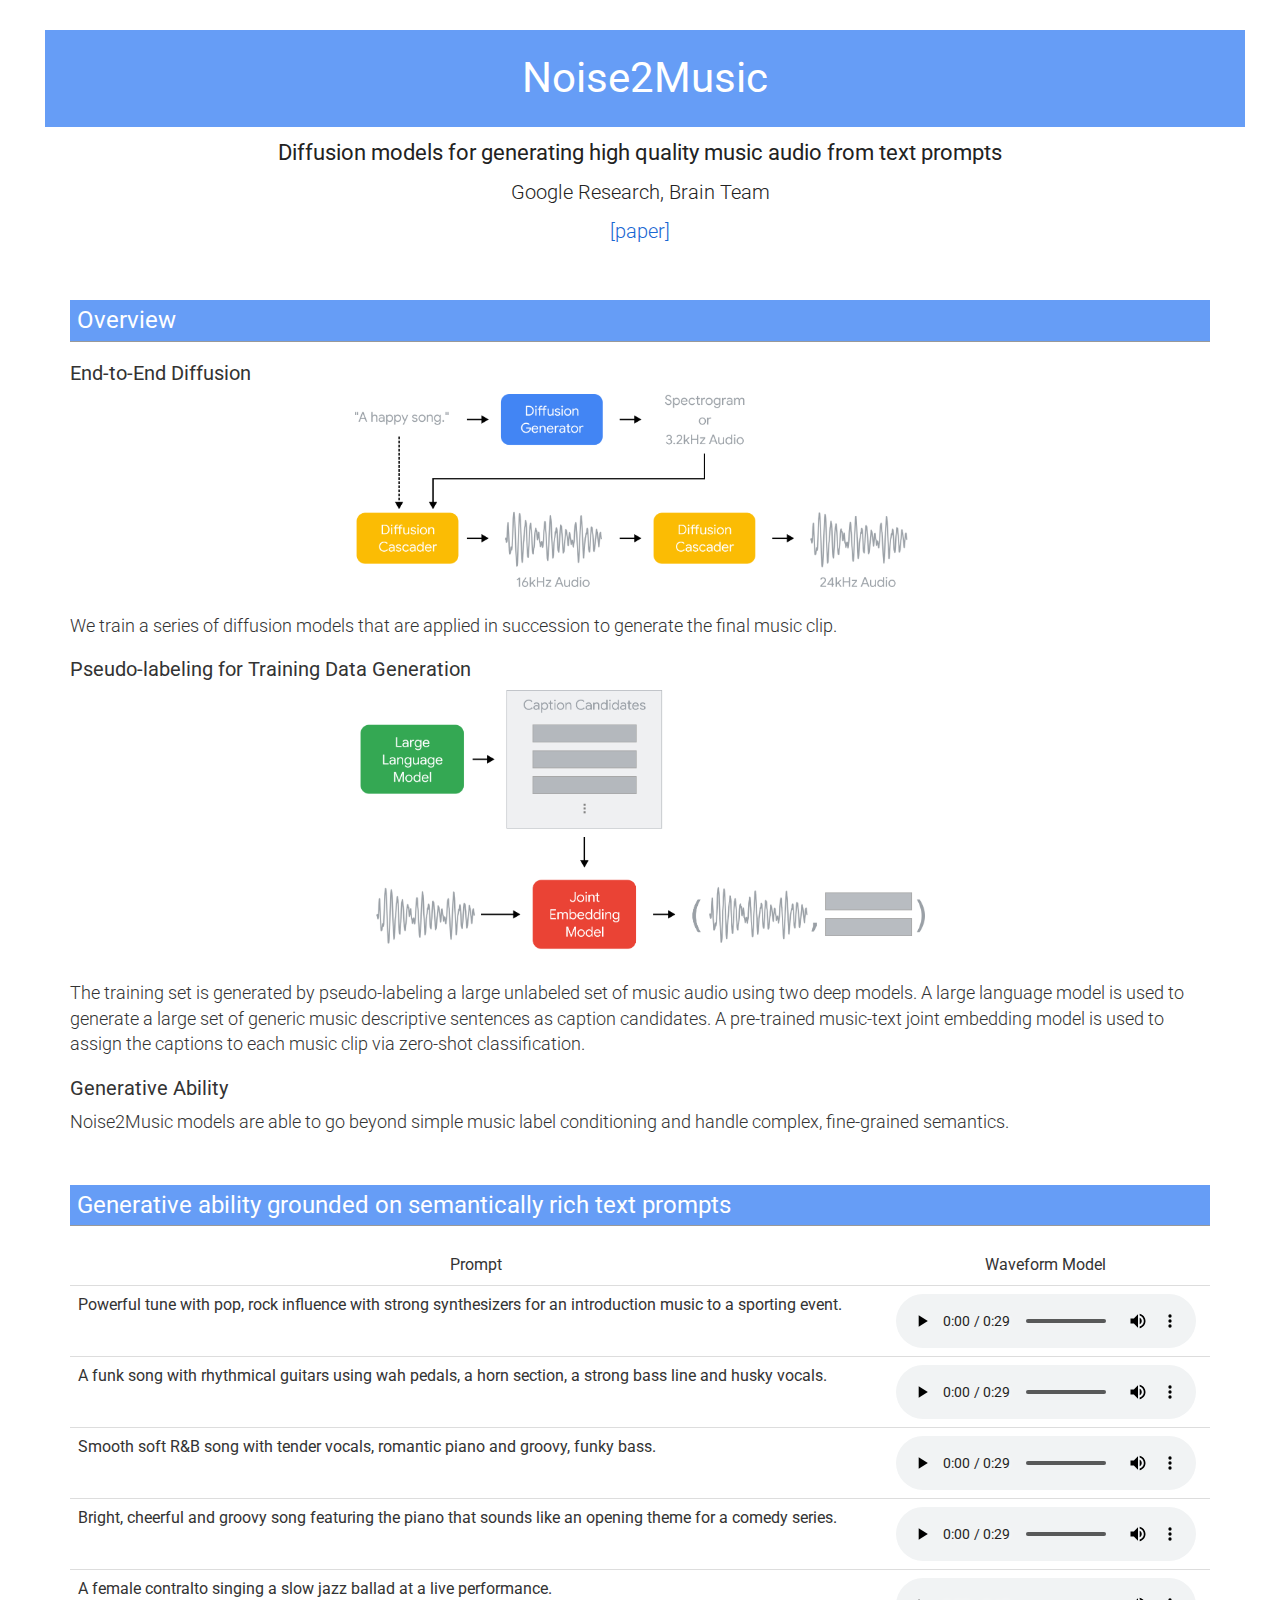
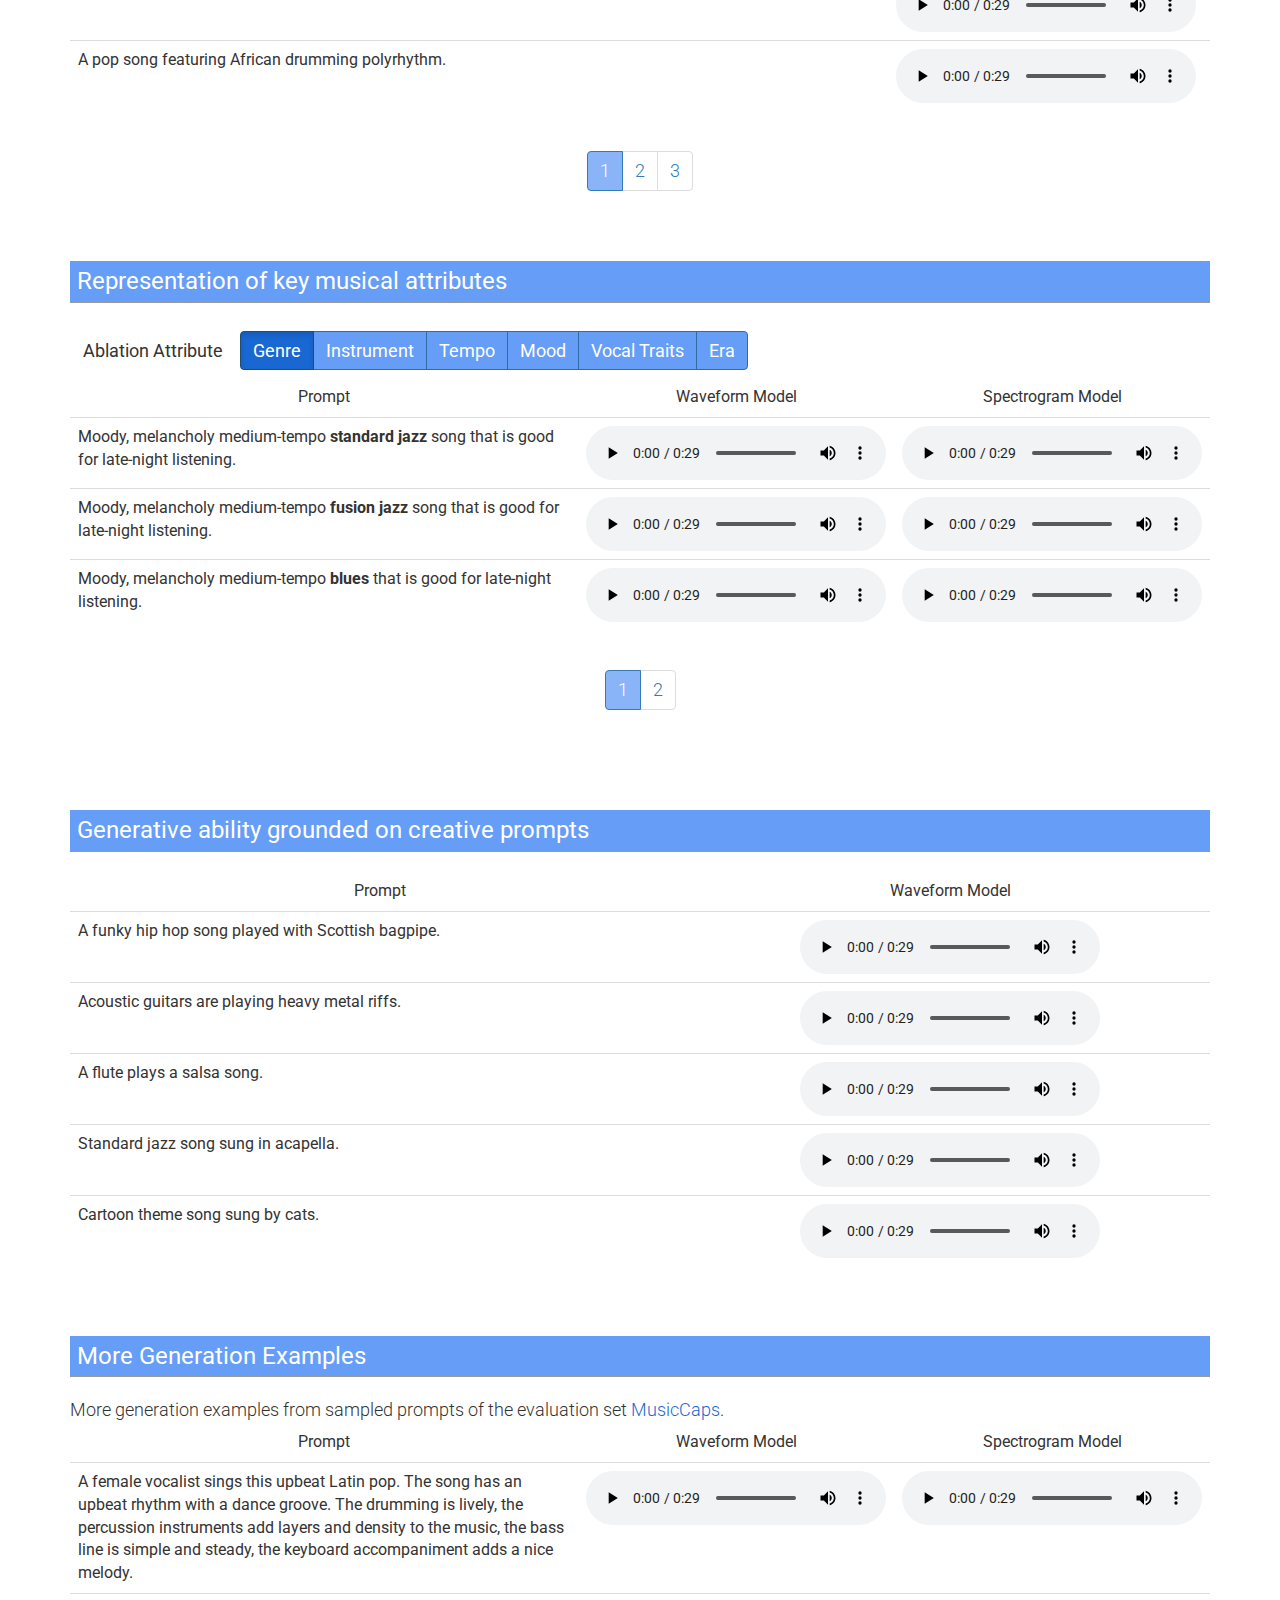
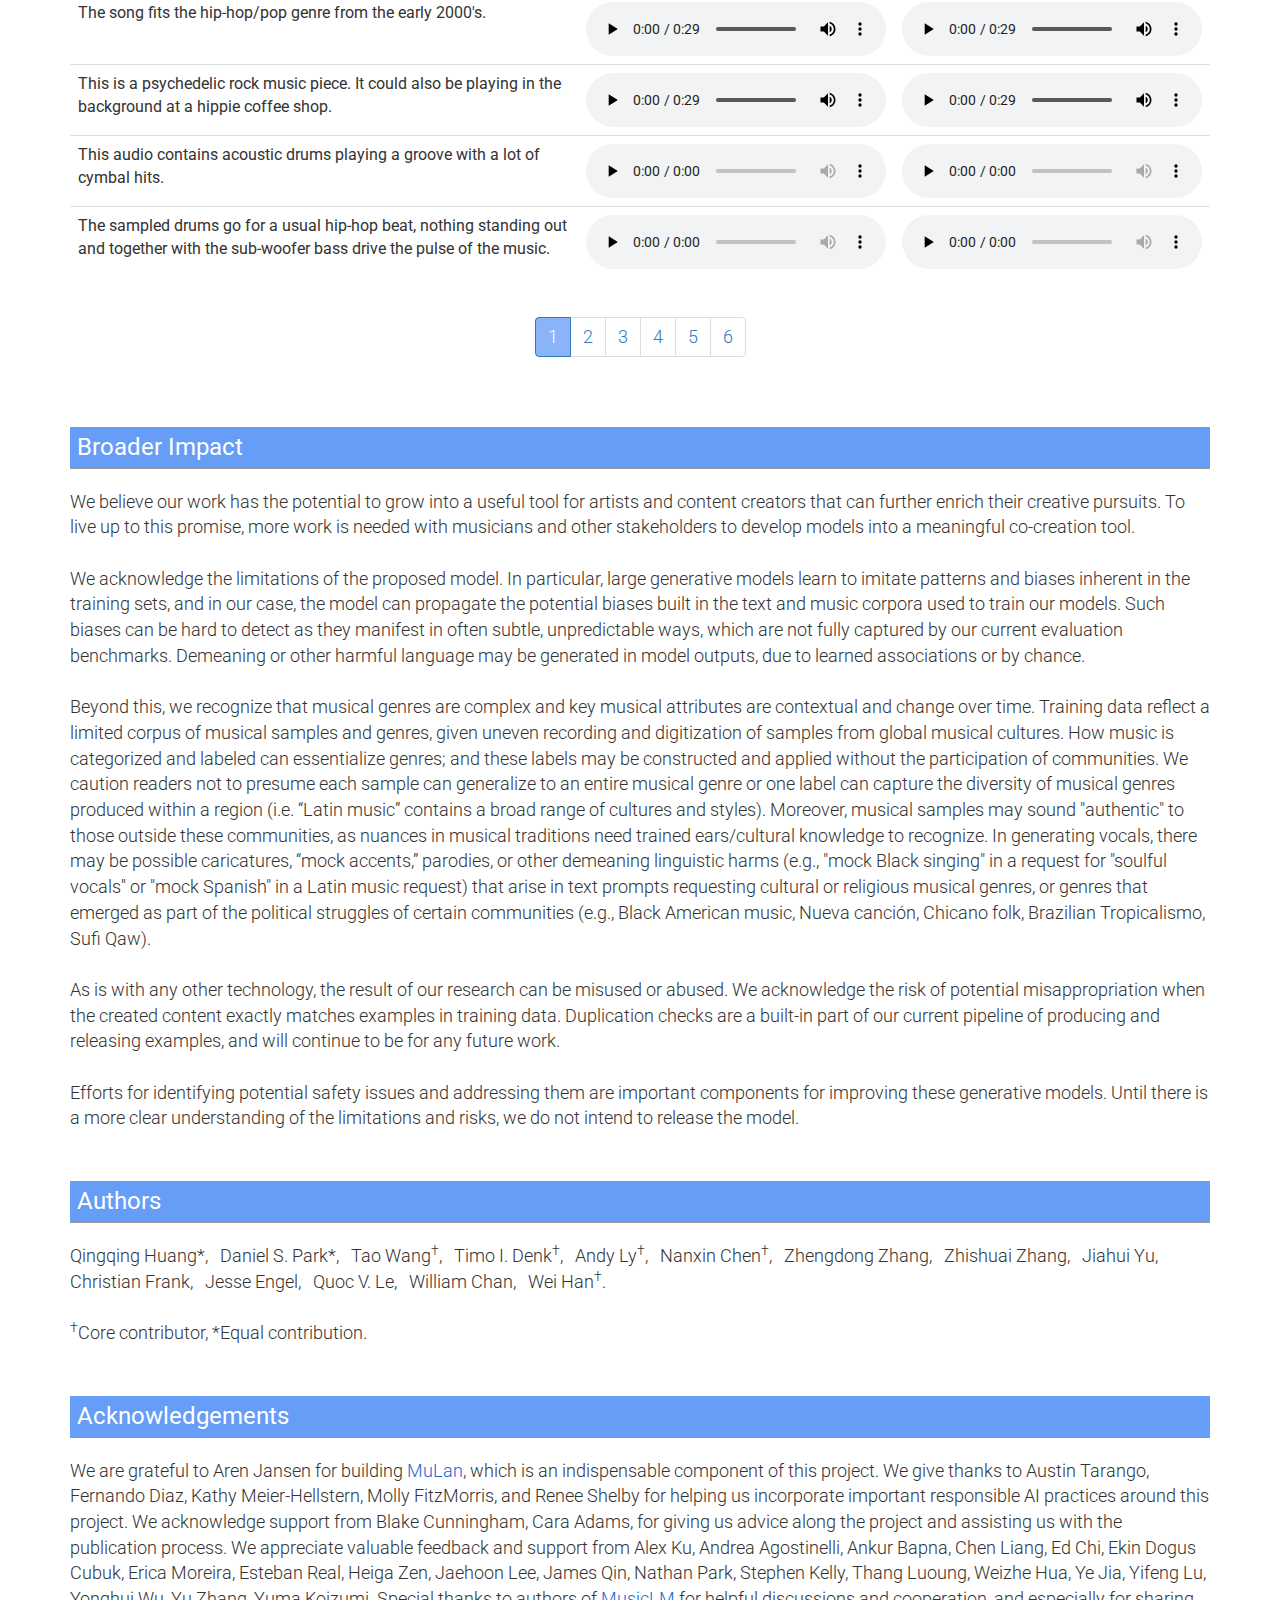
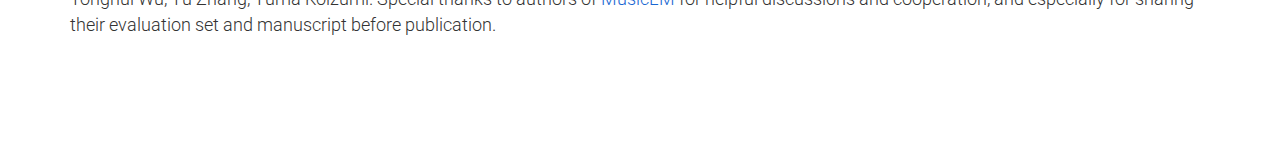
<file: index.html>
<html>
  <head>
    <meta http-equiv="Content-Type" content="text/html; charset=UTF-8" />
    <link
      rel="stylesheet"
      href="https://maxcdn.bootstrapcdn.com/bootstrap/3.3.7/css/bootstrap.min.css"
      integrity="sha384-BVYiiSIFeK1dGmJRAkycuHAHRg32OmUcww7on3RYdg4Va+PmSTsz/K68vbdEjh4u"
      crossorigin="anonymous"
    />
    <link
      href="https://fonts.googleapis.com/css?family=Roboto:300,400,900"
      rel="stylesheet"
      type="text/css"
    />
    <link href="style.css" rel="stylesheet" />
    <script src="helper.js"></script>
    <title>Noise2Music</title>
  </head> 
  <body>
    <div id="header" class="container-fluid">
      <div class="row" style="text-align: center">
        <div class="row">
          <h1>Noise2Music</h1> 
          <div class="title">Diffusion models for generating high quality music audio from text prompts</div>
          <div class="authors">Google Research, Brain Team</div>

          <div class="assets">
            <a href="./noise2music.pdf"> [paper] </a>
          </div>
        </div>
      </div>  

      <div id="overview" class="container">
        <h2>Overview</h2> 
        <span>           
          <h3>End-to-End Diffusion</h3>
          <img src="architecture.png"  alt="" class="center">
          <br />
          We train a series of diffusion models that are applied in succession to generate the final music clip.
          <br>
          <h3>Pseudo-labeling for Training Data Generation</h3> 
          <img src="pesudolabeling.png" alt=""  class="center">
          <br />
          The training set is generated by pseudo-labeling a large unlabeled set of music audio using two deep models. 
          A large language model is used to generate a large set of generic music descriptive sentences as caption candidates. 
          A pre-trained music-text joint embedding model is used to assign the captions to each music clip via zero-shot classification.
          <br>
          <h3>Generative Ability</h3>
          Noise2Music models are able to go beyond simple music label conditioning
          and handle complex, fine-grained semantics.
        </span>
      </div> 

      <div id="table-1" class="container">          
        <h2> Generative ability grounded on semantically rich text prompts</h2>      
        <table class="table table-responsive">
          <thead>
            <tr class="text-center">
              <td>Prompt</td>
      
              <td>Waveform Model</td>
      
              <!-- <td>Spectrogram Model</td> -->
            </tr>
          </thead>
      
          <tbody id="table-1-page-0">
            <tr class="pure-table-odd">
              
              <td>
                Powerful tune with pop, rock influence with strong synthesizers for an introduction music to a sporting event.
              </td>
              <td class="text-center">
                <audio controls preload="auto" style="width: 300px">
                  <source src="table1/wavegen_1.wav" type="audio/wav" />
                </audio>
              </td>
            </tr>          

            <tr class="pure-table-odd">
              <td>
                A funk song with rhythmical guitars using wah pedals, a horn section, a strong bass line and husky vocals.
              </td>
              <td class="text-center">
                <audio controls preload="auto" style="width: 300px">
                  <source src="table1/wavegen_8.wav" type="audio/wav" />
                </audio>
              </td>
            </tr>
            
            <tr class="pure-table-odd">
              <td>
                Smooth soft R&B song with tender vocals, romantic piano and groovy, funky bass.
              </td>
              <td class="text-center">
                <audio controls preload="auto" style="width: 300px">
                  <source src="table1/wavegen_2.wav" type="audio/wav" />
                </audio>
              </td>
            </tr>

            <tr class="pure-table-odd">
              <td>
                Bright, cheerful and groovy song featuring the piano that sounds like an opening theme for a comedy series.
              </td>
              <td class="text-center">
                <audio controls preload="auto" style="width: 300px">
                  <source src="table1/wavegen_4.wav" type="audio/wav" />
                </audio>
              </td>
            </tr>            

            <tr class="pure-table-odd">
              <td>
                A female contralto singing a slow jazz ballad at a live performance.
              </td>
              <td class="text-center">
                <audio controls preload="auto" style="width: 300px">
                  <source src="table1/wavegen_19.wav" type="audio/wav" />
                </audio>
              </td>
            </tr>

            <tr class="pure-table-odd">
              <td>
                A pop song featuring African drumming polyrhythm.
              </td>
              <td class="text-center">
                <audio controls preload="auto" style="width: 300px">
                  <source src="table1/wavegen_22.wav" type="audio/wav" />
                </audio>
              </td>
            </tr>                      

          </tbody>                    
          <tbody id="table-1-page-1" hidden>            
            <tr class="pure-table-odd">
              <td>
                A soaring 90's pop love song with explosive female vocals hitting high notes.
              </td>
              <td class="text-center">
                <audio controls preload="auto" style="width: 300px">
                  <source src="table1/wavegen_5.wav" type="audio/wav" />
                </audio>
              </td>
            </tr>        
            
            <tr class="pure-table-odd">
              <td>
                Moody jazz music with a basic formation (drums, contra bass, piano and trumpet) with a melancholy trumpet solo.
              </td>
              <td class="text-center">
                <audio controls preload="auto" style="width: 300px">
                  <source src="table1/wavegen_11.wav" type="audio/wav" />
                </audio>
              </td>
            </tr>

            <tr class="pure-table-odd">
              <td>
                Modern fusion instrumental music influenced by traditional Chinese music with a wistful tone.
              </td>
              <td class="text-center">
                <audio controls preload="auto" style="width: 300px">
                  <source src="table1/wavegen_3.wav" type="audio/wav" />
                </audio>
              </td>
            </tr>

            <tr class="pure-table-odd">
              <td>
                Grungy, but melodic and melancholy rock music with electric guitar and vocals.
              </td>
              <td class="text-center">
                <audio controls preload="auto" style="width: 300px">
                  <source src="table1/wavegen_0.wav" type="audio/wav" />
                </audio>
              </td>
            </tr>

            <tr class="pure-table-odd">
              <td>
                Folk song with two singers harmonizing with acoustic guitars that can be used as a commercial jingle.
              </td>
              <td class="text-center">
                <audio controls preload="auto" style="width: 300px">
                  <source src="table1/wavegen_6.wav" type="audio/wav" />
                </audio>
              </td>
            </tr>
          
            <tr class="pure-table-odd">
              <td>
                Classical music with horns and trumpets that can be used as an entrance song for a ceremony.
              </td>
              <td class="text-center">
                <audio controls preload="auto" style="width: 300px">
                  <source src="table1/wavegen_7.wav" type="audio/wav" />
                </audio>
              </td>
            </tr>
                    
          </tbody>                    
          <tbody id="table-1-page-2" hidden>            
            <tr class="pure-table-odd">
              <td>
                Medium tempo hard rock music with a 70's vibe. The drum beat is heavy and technical, the bass line is steady while the guitar sound is hard and distorted. The vocalist has a strong, raspy voice.
              </td>
              <td class="text-center">
                <audio controls preload="auto" style="width: 300px">
                  <source src="table1/wavegen_9.wav" type="audio/wav" />
                </audio>
              </td>
            </tr>

            <tr class="pure-table-odd">
              <td>
                Electronic dance music with chill vibes featuring water sounds and violin.
              </td>
              <td class="text-center">
                <audio controls preload="auto" style="width: 300px">
                  <source src="table1/wavegen_12.wav" type="audio/wav" />
                </audio>
              </td>
            </tr>

            <tr class="pure-table-odd">
              <td>
                A male singer with a rough voice singing the climax of a power ballad to the tune of the acoustic guitar.
              </td>
              <td class="text-center">
                <audio controls preload="auto" style="width: 300px">
                  <source src="table1/wavegen_13.wav" type="audio/wav" />
                </audio>
              </td>
            </tr>
          
            <tr class="pure-table-odd">
              <td>
                A fast, complicated, technical song with clear sound production value that sounds like music from a video game boss battle.
              </td>
              <td class="text-center">
                <audio controls preload="auto" style="width: 300px">
                  <source src="table1/wavegen_14.wav" type="audio/wav" />
                </audio>
              </td>
            </tr>          
          
            <tr class="pure-table-odd">
              <td>
                Middle eastern instrumental music for meditation, with the flute taking a lead role in the arrangement.
              </td>
              <td class="text-center">
                <audio controls preload="auto" style="width: 300px">
                  <source src="table1/wavegen_18.wav" type="audio/wav" />
                </audio>
              </td>
            </tr>
                      
            <tr class="pure-table-odd">
              <td>
                This is music that would be played at the climax of a movie. Dramatic, stirring orchestral music is amplifying the emotion of the scene.
              </td>
              <td class="text-center">
                <audio controls preload="auto" style="width: 300px">
                  <source src="table1/wavegen_24.wav" type="audio/wav" />
                </audio>
              </td>
            </tr>
                      
        </table>
      
        <div class="row" style="text-align: center">
          <ul class="pagination">
            <li class="page-item active">
              <a
                id="table-1-page-0-button"
                class="page-link"
                href="#"
                onclick="paginateTable('table-1', 0, 'table_1_page'); return false;"
                >1</a
              >
            </li>
            <li class="page-item">
              <a
                id="table-1-page-1-button"
                class="page-link"
                href="#"
                onclick="paginateTable('table-1', 1, 'table_1_page'); return false;"
                >2</a
              >
            </li>
            <li class="page-item">
              <a
                id="table-1-page-2-button"
                class="page-link"
                href="#"
                onclick="paginateTable('table-1', 2, 'table_1_page'); return false;"
                >3</a
              >
            </li>                                            
          </ul>
        </div>
      
      </div>
      

      <div id="table-2" class="container">          
        
        <h2>Representation of key musical attributes</h2>
        
        <div class="btn">Ablation Attribute</div>

        <div class="btn-group" role="group" aria-label="...">
          <button
            id="table-2-group-0-button"
            type="button"
            class="btn btn-default btn-primary active"
            onclick="changeGroupTable('table-2', 0, 'table_2_group', 'table_2_page'); return false;"
          >
            Genre
          </button>
          <button
            id="table-2-group-1-button"
            type="button"
            class="btn btn-default btn-primary"
            onclick="changeGroupTable('table-2', 1, 'table_2_group', 'table_2_page'); return false;"
          >
            Instrument
          </button>
          <button
            id="table-2-group-2-button"
            type="button"
            class="btn btn-default btn-primary"
            onclick="changeGroupTable('table-2', 2, 'table_2_group', 'table_2_page'); return false;"
          >
            Tempo
          </button>
          <button
            id="table-2-group-3-button"
            type="button"
            class="btn btn-default btn-primary"
            onclick="changeGroupTable('table-2', 3, 'table_2_group', 'table_2_page'); return false;"
          >
            Mood
          </button>
          <button
            id="table-2-group-4-button"
            type="button"
            class="btn btn-default btn-primary"
            onclick="changeGroupTable('table-2', 4, 'table_2_group', 'table_2_page'); return false;"
          >
            Vocal Traits
          </button>
          <button
            id="table-2-group-5-button"
            type="button"
            class="btn btn-default btn-primary"
            onclick="changeGroupTable('table-2', 5, 'table_2_group', 'table_2_page'); return false;"
          >
            Era
          </button>
        </div>

        <table class="table table-responsive">
          <thead>
            <tr class="text-center">
              <td>Prompt</td>
              <td>Waveform Model</td>
              <td>Spectrogram Model</td>
            </tr>
          </thead>

          <tbody id="table-2-group-0-page-0">
            <tr class="pure-table-odd">
              <td>
                Moody, melancholy medium-tempo <span class="bolded">standard jazz </span> song that is good
                for late-night listening.
              </td>
              <td class="text-center">
                <audio controls preload="auto" style="width: 300px">
                  <source src="table2/genre_0_wavegen_0.wav" type="audio/wav" />
                </audio>
              </td>

              <td class="text-center">
                <audio controls preload="auto" style="width: 300px">
                  <source src="table2/genre_0_specgen_0.wav" type="audio/wav" />
                </audio>
              </td>
            </tr>

            <tr class="pure-table-odd">
              <td>
                Moody, melancholy medium-tempo <span class="bolded">fusion jazz </span> song that is good for
                late-night listening.
              </td>
              <td class="text-center">
                <audio controls preload="auto" style="width: 300px">
                  <source src="table2/genre_0_wavegen_1.wav" type="audio/wav" />
                </audio>
              </td>

              <td class="text-center">
                <audio controls preload="auto" style="width: 300px">
                  <source src="table2/genre_0_specgen_1.wav" type="audio/wav" />
                </audio>
              </td>
            </tr>

            <tr class="pure-table-odd">
              <td>
                Moody, melancholy medium-tempo <span class="bolded">blues </span> that is good for
                late-night listening.
              </td>
              <td class="text-center">
                <audio controls preload="auto" style="width: 300px">
                  <source src="table2/genre_0_wavegen_2.wav" type="audio/wav" />
                </audio>
              </td>

              <td class="text-center">
                <audio controls preload="auto" style="width: 300px">
                  <source src="table2/genre_0_specgen_2.wav" type="audio/wav" />
                </audio>
              </td>
            </tr>
          </tbody>

          <tbody id="table-2-group-0-page-1" hidden>
            <tr class="pure-table-odd">
              <td>
                <span class="bolded">Orchestral classical</span> music to listen to while focusing on homework.</td>
              <td class="text-center">
                <audio controls preload="none" style="width: 300px">
                  <source src="table2/genre_1_wavegen_0.wav" type="audio/wav" />
                </audio>
              </td>

              <td class="text-center">
                <audio controls preload="none" style="width: 300px">
                  <source src="table2/genre_1_specgen_0.wav" type="audio/wav" />
                </audio>
              </td>
            </tr>

            <tr class="pure-table-odd">
              <td>
                <span class="bolded">EDM </span> music to listen to while focusing on homework.
              </td>
              <td class="text-center">
                <audio controls preload="none" style="width: 300px">
                  <source src="table2/genre_1_wavegen_1.wav" type="audio/wav" />
                </audio>
              </td>

              <td class="text-center">
                <audio controls preload="none" style="width: 300px">
                  <source src="table2/genre_1_specgen_1.wav" type="audio/wav" />
                </audio>
              </td>
            </tr>
          </tbody>          

          <tbody id="table-2-group-1-page-0" hidden>
            <tr class="pure-table-odd">
              <td>
                A romantic love song played by a band with a lead <span class="bolded">piano</span>.
              </td>
              <td class="text-center">
                <audio controls preload="none" style="width: 300px">
                  <source
                    src="table2/instrument_0_wavegen_0.wav"
                    type="audio/wav"
                  />
                </audio>
              </td>

              <td class="text-center">
                <audio controls preload="none" style="width: 300px">
                  <source
                    src="table2/instrument_0_specgen_0.wav"
                    type="audio/wav"
                  />
                </audio>
              </td>
            </tr>

            <tr class="pure-table-odd">
              <td>
                A romantic love song played by a band with a lead <span class="bolded"> saxophone</span>.
              </td>
              <td class="text-center">
                <audio controls preload="none" style="width: 300px">
                  <source
                    src="table2/instrument_0_wavegen_1.wav"
                    type="audio/wav"
                  />
                </audio>
              </td>

              <td class="text-center">
                <audio controls preload="none" style="width: 300px">
                  <source
                    src="table2/instrument_0_specgen_1.wav"
                    type="audio/wav"
                  />
                </audio>
              </td>
            </tr>
          </tbody>

          <tbody id="table-2-group-1-page-1" hidden>
            <tr class="pure-table-odd">
              <td>
                A sad song played by a <span class="bolded">symphony orchestra</span>.
              </td>
              <td class="text-center">
                <audio controls preload="none" style="width: 300px">
                  <source
                    src="table2/instrument_1_wavegen_0.wav"
                    type="audio/wav"
                  />
                </audio>
              </td>

              <td class="text-center">
                <audio controls preload="none" style="width: 300px">
                  <source
                    src="table2/instrument_1_specgen_0.wav"
                    type="audio/wav"
                  />
                </audio>
              </td>
            </tr>

            <tr class="pure-table-odd">
              <td>
                A sad song played by a <span class="bolded">solo pianist</span>.
              </td>
              <td class="text-center">
                <audio controls preload="none" style="width: 300px">
                  <source
                    src="table2/instrument_1_wavegen_1.wav"
                    type="audio/wav"
                  />
                </audio>
              </td>

              <td class="text-center">
                <audio controls preload="none" style="width: 300px">
                  <source
                    src="table2/instrument_1_specgen_1.wav"
                    type="audio/wav"
                  />
                </audio>
              </td>
            </tr>

            <tr class="pure-table-odd">
              <td>
                A sad song played by a <span class="bolded">solo acoustic guitarist</span>.
              </td>
              <td class="text-center">
                <audio controls preload="none" style="width: 300px">
                  <source
                    src="table2/instrument_1_wavegen_2.wav"
                    type="audio/wav"
                  />
                </audio>
              </td>

              <td class="text-center">
                <audio controls preload="none" style="width: 300px">
                  <source
                    src="table2/instrument_1_specgen_2.wav"
                    type="audio/wav"
                  />
                </audio>
              </td>
            </tr>
          </tbody>

          <tbody id="table-2-group-2-page-0" hidden>
            <tr class="pure-table-odd">
              <td>
                <span class="bolded">Slow-paced</span> progressive rock instrumental video game music with electric guitars, keyboards, bass and drums.
              </td>
              <td class="text-center">
                <audio controls preload="none" style="width: 300px">
                  <source src="table2/tempo_0_wavegen_0.wav" type="audio/wav" />
                </audio>
              </td>

              <td class="text-center">
                <audio controls preload="none" style="width: 300px">
                  <source src="table2/tempo_0_specgen_0.wav" type="audio/wav" />
                </audio>
              </td>
            </tr>

            <tr class="pure-table-odd">
              <td>
                <span class="bolded">Rapidly-paced</span> progressive rock instrumental video game music with electric guitars, keyboards, bass and drums
              </td>
              <td class="text-center">
                <audio controls preload="none" style="width: 300px">
                  <source src="table2/tempo_0_wavegen_1.wav" type="audio/wav" />
                </audio>
              </td>

              <td class="text-center">
                <audio controls preload="none" style="width: 300px">
                  <source src="table2/tempo_0_specgen_1.wav" type="audio/wav" />
                </audio>
              </td>
            </tr>
          </tbody>

          <tbody id="table-2-group-2-page-1" hidden>
            <tr class="pure-table-odd">
              <td>
                <span class="bolded">Fast</span> electronic dance music with a cool and chic vibe.
              </td>
              <td class="text-center">
                <audio controls preload="none" style="width: 300px">
                  <source src="table2/tempo_1_wavegen_0.wav" type="audio/wav" />
                </audio>
              </td>

              <td class="text-center">
                <audio controls preload="none" style="width: 300px">
                  <source src="table2/tempo_1_specgen_0.wav" type="audio/wav" />
                </audio>
              </td>
            </tr>

            <tr class="pure-table-odd">
              <td>
                <span class="bolded">Up-beat</span> electronic dance music with a cool and chic vibe.
              </td>
              <td class="text-center">
                <audio controls preload="none" style="width: 300px">
                  <source src="table2/tempo_1_wavegen_1.wav" type="audio/wav" />
                </audio>
              </td>

              <td class="text-center">
                <audio controls preload="none" style="width: 300px">
                  <source src="table2/tempo_1_specgen_1.wav" type="audio/wav" />
                </audio>
              </td>
            </tr>

            <tr class="pure-table-odd">
              <td>
                <span class="bolded">Slow </span> dance music with a cool and chic vibe.
              </td>
              <td class="text-center">
                <audio controls preload="none" style="width: 300px">
                  <source src="table2/tempo_1_wavegen_2.wav" type="audio/wav" />
                </audio>
              </td>

              <td class="text-center">
                <audio controls preload="none" style="width: 300px">
                  <source src="table2/tempo_1_specgen_2.wav" type="audio/wav" />
                </audio>
              </td>
            </tr>
          </tbody>

          <tbody id="table-2-group-3-page-0" hidden>
            <tr class="pure-table-odd">
              <td>
                <span class="bolded">Funky, bright and happy </span> song with smooth, soulful male vocals.
              </td>
              <td class="text-center">
                <audio controls preload="none" style="width: 300px">
                  <source src="table2/mood_0_wavegen_0.wav" type="audio/wav" />
                </audio>
              </td>

              <td class="text-center">
                <audio controls preload="none" style="width: 300px">
                  <source src="table2/mood_0_specgen_0.wav" type="audio/wav" />
                </audio>
              </td>
            </tr>

            <tr class="pure-table-odd">
              <td>
                <span class="bolded">Romantic </span> song with smooth, soulful male vocals.
              </td>
              <td class="text-center">
                <audio controls preload="none" style="width: 300px">
                  <source src="table2/mood_0_wavegen_1.wav" type="audio/wav" />
                </audio>
              </td>

              <td class="text-center">
                <audio controls preload="none" style="width: 300px">
                  <source src="table2/mood_0_specgen_1.wav" type="audio/wav" />
                </audio>
              </td>
            </tr>
          </tbody>

          <tbody id="table-2-group-3-page-1" hidden>
            <tr class="pure-table-odd">
              <td>
                <span class="bolded">Uplifting</span> orchestral music.
              </td>
              <td class="text-center">
                <audio controls preload="none" style="width: 300px">
                  <source src="table2/mood_1_wavegen_0.wav" type="audio/wav" />
                </audio>
              </td>

              <td class="text-center">
                <audio controls preload="none" style="width: 300px">
                  <source src="table2/mood_1_specgen_0.wav" type="audio/wav" />
                </audio>
              </td>
            </tr>

            <tr class="pure-table-odd">
              <td>
                <span class="bolded">Suspenseful</span> orchestral music.
              </td>
              <td class="text-center">
                <audio controls preload="none" style="width: 300px">
                  <source src="table2/mood_1_wavegen_1.wav" type="audio/wav" />
                </audio>
              </td>

              <td class="text-center">
                <audio controls preload="none" style="width: 300px">
                  <source src="table2/mood_1_specgen_1.wav" type="audio/wav" />
                </audio>
              </td>
            </tr>
          </tbody>

          <tbody id="table-2-group-4-page-0" hidden>          
            <tr class="pure-table-odd">
              <td>
                A mid-tempo R&B song featuring a catchy hook with smooth <span class="bolded">male</span> vocals.
              </td>
              <td class="text-center">
                <audio controls preload="none" style="width: 300px">
                  <source
                    src="table2/vocal_traits_1_wavegen_0.wav"
                    type="audio/wav"
                  />
                </audio>
              </td>

              <td class="text-center">
                <audio controls preload="none" style="width: 300px">
                  <source
                    src="table2/vocal_traits_1_specgen_0.wav"
                    type="audio/wav"
                  />
                </audio>
              </td>
            </tr>

            <tr class="pure-table-odd">
              <td>
                A mid-tempo R&B song featuring a catchy hook with smooth <span class="bolded">female</span> vocals.
              </td>
              <td class="text-center">
                <audio controls preload="none" style="width: 300px">
                  <source
                    src="table2/vocal_traits_1_wavegen_1.wav"
                    type="audio/wav"
                  />
                </audio>
              </td>

              <td class="text-center">
                <audio controls preload="none" style="width: 300px">
                  <source
                    src="table2/vocal_traits_1_specgen_1.wav"
                    type="audio/wav"
                  />
                </audio>
              </td>
            </tr>
          </tbody>

          <tbody id="table-2-group-4-page-1" hidden>
            <tr class="pure-table-odd">
              <td>
                A melancholy country song with <span class="bolded">strong, powerful </span> vocals.
              </td>
              <td class="text-center">
                <audio controls preload="none" style="width: 300px">
                  <source
                    src="table2/vocal_traits_2_wavegen_0.wav"
                    type="audio/wav"
                  />
                </audio>
              </td>

              <td class="text-center">
                <audio controls preload="none" style="width: 300px">
                  <source
                    src="table2/vocal_traits_2_specgen_0.wav"
                    type="audio/wav"
                  />
                </audio>
              </td>
            </tr>

            <tr class="pure-table-odd">
              <td>A melancholy country song with <span class="bolded">soft</span> female vocals.</td>
              <td class="text-center">
                <audio controls preload="none" style="width: 300px">
                  <source
                    src="table2/vocal_traits_2_wavegen_1.wav"
                    type="audio/wav"
                  />
                </audio>
              </td>

              <td class="text-center">
                <audio controls preload="none" style="width: 300px">
                  <source
                    src="table2/vocal_traits_2_specgen_1.wav"
                    type="audio/wav"
                  />
                </audio>
              </td>
            </tr>
          </tbody>

          <tbody id="table-2-group-5-page-0" hidden>
            <tr class="pure-table-odd">
              <td>
                Song that sounds like rock music from the <span class="bolded">70's</span>, with bass, drum, guitar and vocals.
              </td>
              <td class="text-center">
                <audio controls preload="none" style="width: 300px">
                  <source src="table2/era_0_wavegen_0.wav" type="audio/wav" />
                </audio>
              </td>

              <td class="text-center">
                <audio controls preload="none" style="width: 300px">
                  <source src="table2/era_0_specgen_0.wav" type="audio/wav" />
                </audio>
              </td>
            </tr>

            <tr class="pure-table-odd">
              <td>
                Song that sounds like rock music from the <span class="bolded">80's</span>, with bass, drum, guitar and vocals.
              </td>
              <td class="text-center">
                <audio controls preload="none" style="width: 300px">
                  <source src="table2/era_0_wavegen_1.wav" type="audio/wav" />
                </audio>
              </td>

              <td class="text-center">
                <audio controls preload="none" style="width: 300px">
                  <source src="table2/era_0_specgen_1.wav" type="audio/wav" />
                </audio>
              </td>
            </tr>

            <tr class="pure-table-odd">
              <td>
                Song that sounds like rock music from the <span class="bolded">90's</span>, with bass, drum, guitar and vocals.
              </td>
              <td class="text-center">
                <audio controls preload="none" style="width: 300px">
                  <source src="table2/era_0_wavegen_2.wav" type="audio/wav" />
                </audio>
              </td>

              <td class="text-center">
                <audio controls preload="none" style="width: 300px">
                  <source src="table2/era_0_specgen_2.wav" type="audio/wav" />
                </audio>
              </td>
            </tr>

            <tr class="pure-table-odd">
              <td>
                Song that sounds like rock music from the <span class="bolded">2000's</span>, with bass, drum, guitar and vocals.
              </td>
              <td class="text-center">
                <audio controls preload="none" style="width: 300px">
                  <source src="table2/era_0_wavegen_3.wav" type="audio/wav" />
                </audio>
              </td>

              <td class="text-center">
                <audio controls preload="none" style="width: 300px">
                  <source src="table2/era_0_specgen_3.wav" type="audio/wav" />
                </audio>
              </td>
            </tr>
          </tbody>

          <tbody id="table-2-group-5-page-1" hidden>
            <tr class="pure-table-odd">
              <td>
                Song that sounds like pop dance music from the <span class="bolded">70's</span>, with female vocals.
              </td>
              <td class="text-center">
                <audio controls preload="none" style="width: 300px">
                  <source src="table2/era_1_wavegen_0.wav" type="audio/wav" />
                </audio>
              </td>

              <td class="text-center">
                <audio controls preload="none" style="width: 300px">
                  <source src="table2/era_1_specgen_0.wav" type="audio/wav" />
                </audio>
              </td>
            </tr>

            <tr class="pure-table-odd">
              <td>
                Song that sounds like pop dance music from the <span class="bolded">80's</span>, with female vocals.
              </td>
              <td class="text-center">
                <audio controls preload="none" style="width: 300px">
                  <source src="table2/era_1_wavegen_1.wav" type="audio/wav" />
                </audio>
              </td>

              <td class="text-center">
                <audio controls preload="none" style="width: 300px">
                  <source src="table2/era_1_specgen_1.wav" type="audio/wav" />
                </audio>
              </td>
            </tr>

            <tr class="pure-table-odd">
              <td>
                Song that sounds like pop dance music from the <span class="bolded">90's</span>, with female vocals.
              </td>
              <td class="text-center">
                <audio controls preload="none" style="width: 300px">
                  <source src="table2/era_1_wavegen_2.wav" type="audio/wav" />
                </audio>
              </td>

              <td class="text-center">
                <audio controls preload="none" style="width: 300px">
                  <source src="table2/era_1_specgen_2.wav" type="audio/wav" />
                </audio>
              </td>
            </tr>

            <tr class="pure-table-odd">
              <td>
                Song that sounds like pop dance music from the <span class="bolded">2000's</span>, with female vocals.
              </td>
              <td class="text-center">
                <audio controls preload="none" style="width: 300px">
                  <source src="table2/era_1_wavegen_3.wav" type="audio/wav" />
                </audio>
              </td>

              <td class="text-center">
                <audio controls preload="none" style="width: 300px">
                  <source src="table2/era_1_specgen_3.wav" type="audio/wav" />
                </audio>
              </td>
            </tr>
          </tbody>
        </table>

        <div
          id="table-2-group-0-pagination"
          class="row"
          style="text-align: center"
        >
          <ul class="pagination">
            <li class="page-item active">
              <a
                id="table-2-group-0-page-0-button"
                class="page-link"
                href="#"
                onclick="paginateGroupedTable('table-2', 0, 0, 'table_2_page'); return false;"
                >1</a
              >
            </li>
            <li class="page-item">
              <a
                id="table-2-group-0-page-1-button"
                class="page-link"
                href="#"
                onclick="paginateGroupedTable('table-2', 0, 1, 'table_2_page'); return false;"
                >2</a
              >
            </li>            
          </ul>
        </div>

        <div
          id="table-2-group-1-pagination"
          class="row"
          style="text-align: center"
          hidden
        >
          <ul class="pagination">
            <li class="page-item active">
              <a
                id="table-2-group-1-page-0-button"
                class="page-link"
                href="#"
                onclick="paginateGroupedTable('table-2', 1, 0, 'table_2_page'); return false;"
                >1</a
              >
            </li>
            <li class="page-item">
              <a
                id="table-2-group-1-page-1-button"
                class="page-link"
                href="#"
                onclick="paginateGroupedTable('table-2', 1, 1, 'table_2_page'); return false;"
                >2</a
              >
            </li>
          </ul>
        </div>

        <div
          id="table-2-group-2-pagination"
          class="row"
          style="text-align: center"
          hidden
        >
          <ul class="pagination">
            <li class="page-item active">
              <a
                id="table-2-group-2-page-0-button"
                class="page-link"
                href="#"
                onclick="paginateGroupedTable('table-2', 2, 0, 'table_2_page'); return false;"
                >1</a
              >
            </li>
            <li class="page-item">
              <a
                id="table-2-group-2-page-1-button"
                class="page-link"
                href="#"
                onclick="paginateGroupedTable('table-2', 2, 1, 'table_2_page'); return false;"
                >2</a
              >
            </li>
          </ul>
        </div>

        <div
          id="table-2-group-3-pagination"
          class="row"
          style="text-align: center"
          hidden
        >
          <ul class="pagination">
            <li class="page-item active">
              <a
                id="table-2-group-3-page-0-button"
                class="page-link"
                href="#"
                onclick="paginateGroupedTable('table-2', 3, 0, 'table_2_page'); return false;"
                >1</a
              >
            </li>
            <li class="page-item">
              <a
                id="table-2-group-3-page-1-button"
                class="page-link"
                href="#"
                onclick="paginateGroupedTable('table-2', 3, 1, 'table_2_page'); return false;"
                >2</a
              >
            </li>
          </ul>
        </div>

        <div
          id="table-2-group-4-pagination"
          class="row"
          style="text-align: center"
          hidden
        >
          <ul class="pagination">
            <li class="page-item active">
              <a
                id="table-2-group-4-page-0-button"
                class="page-link"
                href="#"
                onclick="paginateGroupedTable('table-2', 4, 0, 'table_2_page'); return false;"
                >1</a
              >
            </li>
            <li class="page-item">
              <a
                id="table-2-group-4-page-1-button"
                class="page-link"
                href="#"
                onclick="paginateGroupedTable('table-2', 4, 1, 'table_2_page'); return false;"
                >2</a
              >
            </li>
          </ul>
        </div>

        <div
          id="table-2-group-5-pagination"
          class="row"
          style="text-align: center"
          hidden
        >
          <ul class="pagination">
            <li class="page-item active">
              <a
                id="table-2-group-5-page-0-button"
                class="page-link"
                href="#"
                onclick="paginateGroupedTable('table-2', 5, 0, 'table_2_page'); return false;"
                >1</a
              >
            </li>
            <li class="page-item">
              <a
                id="table-2-group-5-page-1-button"
                class="page-link"
                href="#"
                onclick="paginateGroupedTable('table-2', 5, 1, 'table_2_page'); return false;"
                >2</a
              >
            </li>
          </ul>
        </div>
      </div>
    </div>




    <div id="table-3" class="container">          
      <h2>Generative ability grounded on creative prompts</h2>
      <table class="table table-responsive">
        <thead>
          <tr class="text-center">
            <td>Prompt</td>
    
            <td>Waveform Model</td>
    
            <!-- <td>Spectrogram Model</td> -->
          </tr>
        </thead>
    
        <tbody id="table-3-page-0">
          <tr class="pure-table-odd">
            <td>
              A funky hip hop song played with Scottish bagpipe.
            </td>
            <td class="text-center">
              <audio controls preload="auto" style="width: 300px">
                <source src="table3/wavegen_0.wav" type="audio/wav" />
              </audio>
            </td>
          </tr>
          <tr class="pure-table-odd">
            <td>
              Acoustic guitars are playing heavy metal riffs.
            </td>
            <td class="text-center">
              <audio controls preload="auto" style="width: 300px">
                <source src="table3/wavegen_8.wav" type="audio/wav" />
              </audio>
            </td>
          </tr>                             
          <tr class="pure-table-odd">
            <td>
              A flute plays a salsa song.
            </td>
            <td class="text-center">
              <audio controls preload="auto" style="width: 300px">
                <source src="table3/wavegen_3.wav" type="audio/wav" />
              </audio>
            </td>
          </tr>                     
          <tr class="pure-table-odd">
            <td>
              Standard jazz song sung in acapella.
            </td>
            <td class="text-center">
              <audio controls preload="auto" style="width: 300px">
                <source src="table3/wavegen_1.wav" type="audio/wav" />
              </audio>
            </td>
          </tr>
          <tr class="pure-table-odd">
            <td>
              Cartoon theme song sung by cats.
            </td>
            <td class="text-center">
              <audio controls preload="auto" style="width: 300px">
                <source src="table3/wavegen_2.wav" type="audio/wav" />
              </audio>
            </td>
          </tr>                    


        </tbody>        
      </table>
    
    </div>
    


    <div id="table-4" class="container">
      <h2>More Generation Examples </h2>
      More generation examples from sampled prompts of the evaluation set <a href="https://www.kaggle.com/datasets/googleai/musiccaps">MusicCaps</a>.  
      <table class="table table-responsive">
        <thead>
          <tr class="text-center">
            <td>Prompt</td>

            <td>Waveform Model</td>

            <td>Spectrogram Model</td>
          </tr>
        </thead>

        <tbody id="table-4-page-0">
          <tr class="pure-table-odd">
            <td>
              A female vocalist sings this upbeat Latin pop. The song has an upbeat rhythm with a dance groove. The drumming is lively, the percussion instruments add layers and density to the music, the bass line is simple and steady, the keyboard accompaniment adds a nice melody.
            </td>
            <td class="text-center">
              <audio controls preload="auto" style="width: 300px">
                <source src="table4/wavegen_21.wav" type="audio/wav" />
              </audio>
            </td>

            <td class="text-center">
              <audio controls preload="auto" style="width: 300px">
                <source src="table4/specgen_21.wav" type="audio/wav" />
              </audio>
            </td>
          </tr>

          <tr class="pure-table-odd">
            <td>
              The song fits the hip-hop/pop genre from the early 2000's.
            </td>
            <td class="text-center">
              <audio controls preload="auto" style="width: 300px">
                <source src="table4/wavegen_18.wav" type="audio/wav" />
              </audio>
            </td>

            <td class="text-center">
              <audio controls preload="auto" style="width: 300px">
                <source src="table4/specgen_18.wav" type="audio/wav" />
              </audio>
            </td>
          </tr>

          <tr class="pure-table-odd">
            <td>
              This is a psychedelic rock music piece. It could also be playing in the background at a hippie coffee shop.
            </td>
            <td class="text-center">
              <audio controls preload="auto" style="width: 300px">
                <source src="table4/wavegen_32.wav" type="audio/wav" />
              </audio>
            </td>

            <td class="text-center">
              <audio controls preload="auto" style="width: 300px">
                <source src="table4/specgen_32.wav" type="audio/wav" />
              </audio>
            </td>
          </tr>

          <tr class="pure-table-odd">
            <td>
              This audio contains acoustic drums playing a groove with a lot of cymbal hits.
            </td>
            <td class="text-center">
              <audio controls preload="none" style="width: 300px">
                <source src="table4/wavegen_76.wav" type="audio/wav" />
              </audio>
            </td>

            <td class="text-center">
              <audio controls preload="none" style="width: 300px">
                <source src="table4/specgen_76.wav" type="audio/wav" />
              </audio>
            </td>
          </tr>

          <tr class="pure-table-odd">
            <td>
              The sampled drums go for a usual hip-hop beat, nothing standing out and together with the sub-woofer bass drive the pulse of the music.
            </td>
            <td class="text-center">
              <audio controls preload="none" style="width: 300px">
                <source src="table4/wavegen_25.wav" type="audio/wav" />
              </audio>
            </td>

            <td class="text-center">
              <audio controls preload="none" style="width: 300px">
                <source src="table4/specgen_25.wav" type="audio/wav" />
              </audio>
            </td>
          </tr>

        </tbody>
        <tbody id="table-4-page-1" hidden>

          <tr class="pure-table-odd">
            <td>
              The trumpets play a blaring descant, and other trumpets play a percussive harmonic layer long with a tuba playing the lower register.
            </td>
            <td class="text-center">
              <audio controls preload="none" style="width: 300px">
                <source src="table4/wavegen_6.wav" type="audio/wav" />
              </audio>
            </td>

            <td class="text-center">
              <audio controls preload="none" style="width: 300px">
                <source src="table4/specgen_6.wav" type="audio/wav" />
              </audio>
            </td>
          </tr>

          <tr class="pure-table-odd">
            <td>
              It is captivating, intense, mellifluous, engaging,and fervent. This music is an enthralling Sitar instrumental.
            </td>
            <td class="text-center">
              <audio controls preload="none" style="width: 300px">
                <source src="table4/wavegen_8.wav" type="audio/wav" />
              </audio>
            </td>

            <td class="text-center">
              <audio controls preload="none" style="width: 300px">
                <source src="table4/specgen_8.wav" type="audio/wav" />
              </audio>
            </td>
          </tr>

          <tr class="pure-table-odd">
            <td>
              A darbuka plays a simple beat. A variety of middle-eastern percussion instruments are played in the background.
            </td>
            <td class="text-center">
              <audio controls preload="none" style="width: 300px">
                <source src="table4/wavegen_12.wav" type="audio/wav" />
              </audio>
            </td>

            <td class="text-center">
              <audio controls preload="none" style="width: 300px">
                <source src="table4/specgen_12.wav" type="audio/wav" />
              </audio>
            </td>
          </tr>          

          <tr class="pure-table-odd">
            <td>
              The singer sings in a way that is calm and mellow, despite the message of the song suggesting that she is pleading for something. The song is a calm soulful R&B song, which has neo soul elements. The song has a slow jam style to it, and is emotional and romantic.
            </td>
            <td class="text-center">
              <audio controls preload="none" style="width: 300px">
                <source src="table4/wavegen_81.wav" type="audio/wav" />
              </audio>
            </td>

            <td class="text-center">
              <audio controls preload="none" style="width: 300px">
                <source src="table4/specgen_81.wav" type="audio/wav" />
              </audio>
            </td>
          </tr>

          <tr class="pure-table-odd">
            <td>
              The drums feature a light accompaniment, the piano has small interventions here and there. The jazz organ plays in low volume somewhere in the background. The atmosphere is like a dim light in a bar late at night before closing hours when everybody has left home.
            </td>
            <td class="text-center">
              <audio controls preload="none" style="width: 300px">
                <source src="table4/wavegen_80.wav" type="audio/wav" />
              </audio>
            </td>

            <td class="text-center">
              <audio controls preload="none" style="width: 300px">
                <source src="table4/specgen_80.wav" type="audio/wav" />
              </audio>
            </td>
          </tr>

        </tbody>
        <tbody id="table-4-page-2" hidden>

          <tr class="pure-table-odd">
            <td>
              This is an emotional pop ballad containing a female vocal that's raspy, emotional, raw and gritty.
            </td>
            <td class="text-center">
              <audio controls preload="none" style="width: 300px">
                <source src="table4/wavegen_17.wav" type="audio/wav" />
              </audio>
            </td>

            <td class="text-center">
              <audio controls preload="none" style="width: 300px">
                <source src="table4/specgen_17.wav" type="audio/wav" />
              </audio>
            </td>
          </tr>

          <tr class="pure-table-odd">
            <td>
              There's a sustained silky synth sound. The singer sounds cheerful. The song is a funky, soulful disco song.
            </td>
            <td class="text-center">
              <audio controls preload="none" style="width: 300px">
                <source src="table4/wavegen_79.wav" type="audio/wav" />
              </audio>
            </td>

            <td class="text-center">
              <audio controls preload="none" style="width: 300px">
                <source src="table4/specgen_79.wav" type="audio/wav" />
              </audio>
            </td>
          </tr>

          <tr class="pure-table-odd">
            <td>
              The dance-pop music features a male voice singing a repetitive melody. The music incites the listener to dance.
            </td>
            <td class="text-center">
              <audio controls preload="none" style="width: 300px">
                <source src="table4/wavegen_43.wav" type="audio/wav" />
              </audio>
            </td>

            <td class="text-center">
              <audio controls preload="none" style="width: 300px">
                <source src="table4/specgen_43.wav" type="audio/wav" />
              </audio>
            </td>
          </tr>

          <tr class="pure-table-odd">
            <td>
              There is a string orchestra playing an ominous tune that is full of suspense. This piece could be used in the soundtrack of a horror movie, especially during the scenes where a character is walking through a dangerous zone.
            </td>
            <td class="text-center">
              <audio controls preload="none" style="width: 300px">
                <source src="table4/wavegen_14.wav" type="audio/wav" />
              </audio>
            </td>

            <td class="text-center">
              <audio controls preload="none" style="width: 300px">
                <source src="table4/specgen_14.wav" type="audio/wav" />
              </audio>
            </td>
          </tr>

          <tr class="pure-table-odd">
            <td>
              There is a fuzzy synth bass playing a groovy bass line with a mellow sounding keyboard playing alongside it. There is a loud electronic drum beat in the rhythmic background.
            </td>
            <td class="text-center">
              <audio controls preload="none" style="width: 300px">
                <source src="table4/wavegen_89.wav" type="audio/wav" />
              </audio>
            </td>

            <td class="text-center">
              <audio controls preload="none" style="width: 300px">
                <source src="table4/specgen_89.wav" type="audio/wav" />
              </audio>
            </td>
          </tr>

        </tbody>
        <tbody id="table-4-page-3" hidden>

          <tr class="pure-table-odd">
            <td>
              It sounds energetic and like something you would hear in clubs.
            </td>
            <td class="text-center">
              <audio controls preload="none" style="width: 300px">
                <source src="table4/wavegen_53.wav" type="audio/wav" />
              </audio>
            </td>

            <td class="text-center">
              <audio controls preload="none" style="width: 300px">
                <source src="table4/specgen_53.wav" type="audio/wav" />
              </audio>
            </td>
          </tr>

          <tr class="pure-table-odd">
            <td>
              The singer has a smooth voice and a mellow style of delivery that borders on seductive and charming. The guitarist rapidly plays staccato based licks on the guitar, and the drummer plays a soulful jazzy groove. The song is a soulful, upbeat and groovy R&B song.
            </td>
            <td class="text-center">
              <audio controls preload="none" style="width: 300px">
                <source src="table4/wavegen_77.wav" type="audio/wav" />
              </audio>
            </td>

            <td class="text-center">
              <audio controls preload="none" style="width: 300px">
                <source src="table4/specgen_77.wav" type="audio/wav" />
              </audio>
            </td>
          </tr>

          <tr class="pure-table-odd">
            <td>
              This is a live performance of a southern rock piece. This piece could be playing in the background at a rock bar.
            </td>
            <td class="text-center">
              <audio controls preload="none" style="width: 300px">
                <source src="table4/wavegen_39.wav" type="audio/wav" />
              </audio>
            </td>

            <td class="text-center">
              <audio controls preload="none" style="width: 300px">
                <source src="table4/specgen_39.wav" type="audio/wav" />
              </audio>
            </td>
          </tr>

          <tr class="pure-table-odd">
            <td>
              The music is youthful, groovy, pulsating, electrifying, buoyant, thumping, psychedelic, trance like and trippy.
            </td>
            <td class="text-center">
              <audio controls preload="none" style="width: 300px">
                <source src="table4/wavegen_61.wav" type="audio/wav" />
              </audio>
            </td>

            <td class="text-center">
              <audio controls preload="none" style="width: 300px">
                <source src="table4/specgen_61.wav" type="audio/wav" />
              </audio>
            </td>
          </tr>

          <tr class="pure-table-odd">
            <td>
              There's a crunchy and funky electric guitar being used to play chords in a funky rhythm. The song is a dance-pop song with elements of funk, disco and pop rock. The bassline is groovy and upbeat and the drumming is also centred around eighth notes and a disco groove.
            </td>
            <td class="text-center">
              <audio controls preload="none" style="width: 300px">
                <source src="table4/wavegen_7.wav" type="audio/wav" />
              </audio>
            </td>

            <td class="text-center">
              <audio controls preload="none" style="width: 300px">
                <source src="table4/specgen_7.wav" type="audio/wav" />
              </audio>
            </td>
          </tr>

        </tbody>
        <tbody id="table-4-page-4" hidden>

          <tr class="pure-table-odd">
            <td>
              This is a groovy reggae song with a good vibe for dancing. The electric guitar stabs are on the off-beats and help create a bounce to the track. The vocalist is relaxed and there is an echo effect applied to her vocal.
            </td>
            <td class="text-center">
              <audio controls preload="none" style="width: 300px">
                <source src="table4/wavegen_85.wav" type="audio/wav" />
              </audio>
            </td>

            <td class="text-center">
              <audio controls preload="none" style="width: 300px">
                <source src="table4/specgen_85.wav" type="audio/wav" />
              </audio>
            </td>
          </tr>

          <tr class="pure-table-odd">
            <td>
              It's a contemporary R&B song with a slow jams vibe to it. The song is a smooth, soulful, slow love song. It feels sexy, sensual and romantic and would be suitable for an intimate night with a partner.
            </td>
            <td class="text-center">
              <audio controls preload="none" style="width: 300px">
                <source src="table4/wavegen_42.wav" type="audio/wav" />
              </audio>
            </td>

            <td class="text-center">
              <audio controls preload="none" style="width: 300px">
                <source src="table4/specgen_42.wav" type="audio/wav" />
              </audio>
            </td>
          </tr>        

          <tr class="pure-table-odd">
            <td>
              There is a simple tune being played on a ukulele. The atmosphere of the piece is easygoing. This piece could be used in the background of wholesome social media content.
            </td>
            <td class="text-center">
              <audio controls preload="none" style="width: 300px">
                <source src="table4/wavegen_71.wav" type="audio/wav" />
              </audio>
            </td>

            <td class="text-center">
              <audio controls preload="none" style="width: 300px">
                <source src="table4/specgen_71.wav" type="audio/wav" />
              </audio>
            </td>
          </tr>

          <tr class="pure-table-odd">
            <td>This is an electronic/downtempo house music piece.</td>
            <td class="text-center">
              <audio controls preload="none" style="width: 300px">
                <source src="table4/wavegen_49.wav" type="audio/wav" />
              </audio>
            </td>

            <td class="text-center">
              <audio controls preload="none" style="width: 300px">
                <source src="table4/specgen_49.wav" type="audio/wav" />
              </audio>
            </td>
          </tr>

          <tr class="pure-table-odd">
            <td>
              The song is a retro pop favourite for all ages. Male children singing this cheerful vocal harmony. The song is medium tempo with a groovy bass line, guitar accompaniment and enthusiastic drumming rhythm.
            </td>
            <td class="text-center">
              <audio controls preload="none" style="width: 300px">
                <source src="table4/wavegen_82.wav" type="audio/wav" />
              </audio>
            </td>

            <td class="text-center">
              <audio controls preload="none" style="width: 300px">
                <source src="table4/specgen_82.wav" type="audio/wav" />
              </audio>
            </td>
          </tr>

        </tbody>
        <tbody id="table-4-page-5" hidden>          

          <tr class="pure-table-odd">
            <td>
              The singers sing in harmony on the chorus, where all the warm and bright instruments kick in. The song is a vibrant pop, medium tempo song with a warm tone to it. It feels like a summer song, as it has a fun and carefree vibe to it.
            </td>
            <td class="text-center">
              <audio controls preload="none" style="width: 300px">
                <source src="table4/wavegen_92.wav" type="audio/wav" />
              </audio>
            </td>

            <td class="text-center">
              <audio controls preload="none" style="width: 300px">
                <source src="table4/specgen_92.wav" type="audio/wav" />
              </audio>
            </td>
          </tr>

          <tr class="pure-table-odd">
            <td>
              The song is a modern pop song with hip hop influences. A female singer sings this soulful melody with backup singers in vocal harmony. The tempo is medium, with slick drumming rhythm, groovy bass line and ethereal harmony tones.
            </td>
            <td class="text-center">
              <audio controls preload="none" style="width: 300px">
                <source src="table4/wavegen_75.wav" type="audio/wav" />
              </audio>
            </td>

            <td class="text-center">
              <audio controls preload="none" style="width: 300px">
                <source src="table4/specgen_75.wav" type="audio/wav" />
              </audio>
            </td>
          </tr>

          <tr class="pure-table-odd">
            <td>
              This piece could be used in the soundtrack of a drama movie during a scene of serenity or mourning. There is no singer.
            </td>
            <td class="text-center">
              <audio controls preload="none" style="width: 300px">
                <source src="table4/wavegen_10.wav" type="audio/wav" />
              </audio>
            </td>

            <td class="text-center">
              <audio controls preload="none" style="width: 300px">
                <source src="table4/specgen_10.wav" type="audio/wav" />
              </audio>
            </td>
          </tr>

          <tr class="pure-table-odd">
            <td>
              The song is slow tempo with a vocal four part harmony created by a choral section. The music is highly relaxing and pleasing.
            </td>
            <td class="text-center">
              <audio controls preload="none" style="width: 300px">
                <source src="table4/wavegen_84.wav" type="audio/wav" />
              </audio>
            </td>

            <td class="text-center">
              <audio controls preload="none" style="width: 300px">
                <source src="table4/specgen_84.wav" type="audio/wav" />
              </audio>
            </td>
          </tr>

          <tr class="pure-table-odd">
            <td>
              The song is a very popular song cover and movie soundtrack. The song sounds very operatic with a slow tempo.
            </td>
            <td class="text-center">
              <audio controls preload="none" style="width: 300px">
                <source src="table4/wavegen_56.wav" type="audio/wav" />
              </audio>
            </td>

            <td class="text-center">
              <audio controls preload="none" style="width: 300px">
                <source src="table4/specgen_56.wav" type="audio/wav" />
              </audio>
            </td>
          </tr>
        </tbody>
      </table>

      <div class="row" style="text-align: center">
        <ul class="pagination">
          <li class="page-item active">
            <a
              id="table-4-page-0-button"
              class="page-link"
              href="#"
              onclick="paginateTable('table-4', 0, 'table_4_page'); return false;"
              >1</a
            >
          </li>
          <li class="page-item">
            <a
              id="table-4-page-1-button"
              class="page-link"
              href="#"
              onclick="paginateTable('table-4', 1, 'table_4_page'); return false;"
              >2</a
            >
          </li>
          <li class="page-item">
            <a
              id="table-4-page-2-button"
              class="page-link"
              href="#"
              onclick="paginateTable('table-4', 2, 'table_4_page'); return false;"
              >3</a
            >
          </li>
          <li class="page-item">
            <a
              id="table-4-page-3-button"
              class="page-link"
              href="#"
              onclick="paginateTable('table-4', 3, 'table_4_page'); return false;"
              >4</a
            >
          </li>
          <li class="page-item">
            <a
              id="table-4-page-4-button"
              class="page-link"
              href="#"
              onclick="paginateTable('table-4', 4, 'table_4_page'); return false;"
              >5</a
            >
          </li>
          <li class="page-item">
            <a
              id="table-4-page-5-button"
              class="page-link"
              href="#"
              onclick="paginateTable('table-4', 5, 'table_4_page'); return false;"
              >6</a
            >
          </li>
        </ul>
      </div>
    </div>


    <div class="container">
      <h2>Broader Impact</h2>
      <span>          
        We believe our work has the potential to grow into a useful tool for artists and content creators that can further enrich their creative pursuits. To live up to this promise, more work is needed with musicians and other stakeholders to develop models into a meaningful co-creation tool. 
        <br /><br />
        We acknowledge the limitations of the proposed model. In particular, large generative models learn to imitate patterns and biases inherent in the training sets, and in our case, the model can propagate the potential biases built in the text and music corpora used to train our models. Such biases can be hard to detect as they manifest in often subtle, unpredictable ways, which are not fully captured by our current evaluation benchmarks. Demeaning or other harmful language may be generated in model outputs, due to learned associations or by chance.
        <br /><br />
        Beyond this, we recognize that musical genres are complex and key musical attributes are contextual and change over time. Training data reflect a limited corpus of musical samples and genres, given uneven recording and digitization of samples from global musical cultures. How music is categorized and labeled can essentialize genres; and these labels may be constructed and applied without the participation of communities. We caution readers not to presume each sample can generalize to an entire musical genre or one label can capture the diversity of musical genres produced within a region (i.e. “Latin music” contains a broad range of cultures and styles). Moreover, musical samples may sound "authentic" to those outside these communities, as nuances in musical traditions need trained ears/cultural knowledge to recognize. In generating vocals, there may be possible caricatures, “mock accents,” parodies, or other demeaning linguistic harms (e.g., "mock Black singing" in a request for "soulful vocals'' or "mock Spanish" in a Latin music request) that arise in text prompts requesting cultural or religious musical genres, or genres that emerged as part of the political struggles of certain communities (e.g., Black American music, Nueva canción, Chicano folk, Brazilian Tropicalismo, Sufi Qaw).
        <br /><br />
        As is with any other technology, the result of our research can be misused or abused. We acknowledge the risk of potential misappropriation when the created content exactly matches examples in training data. Duplication checks are a built-in part of our current pipeline of producing and releasing examples, and will continue to be for any future work.
        <br /><br />
        Efforts for identifying potential safety issues and addressing them are important components for improving these generative models. Until there is a more clear understanding of the limitations and risks, we do not intend to release the model.
      </span>
    </div> 

    <div class="container">
      <h2>Authors</h2>
      <span>          
        Qingqing Huang*, &nbsp
        Daniel S. Park*, &nbsp
        Tao Wang<sup>†</sup>, &nbsp
        Timo I. Denk<sup>†</sup>, &nbsp
        Andy Ly<sup>†</sup>, &nbsp
        Nanxin Chen<sup>†</sup>, &nbsp
        Zhengdong Zhang, &nbsp
        Zhishuai Zhang, &nbsp
        Jiahui Yu, &nbsp
        Christian Frank, &nbsp
        Jesse Engel, &nbsp
        Quoc V. Le, &nbsp
        William Chan, &nbsp
        Wei Han<sup>†</sup>.        
        <br />
        <br />
        <sup>†</sup>Core contributor,
        *Equal contribution.
        <br />
      </span>
    </div>     

    <div class="container">
      <h2>Acknowledgements</h2>
      <span>          
        We are grateful to Aren Jansen for building <a href="https://arxiv.org/abs/2208.12415">MuLan</a>, which is an indispensable component of this project. 
        We give thanks to Austin Tarango, Fernando Diaz, Kathy Meier-Hellstern, Molly FitzMorris, and Renee Shelby  for helping us incorporate important responsible AI practices around this project. 
        We acknowledge support from Blake Cunningham, Cara Adams, for giving us advice along the project and assisting us with the publication process. 
        We appreciate valuable feedback and support from Alex Ku, Andrea Agostinelli, Ankur Bapna, Chen Liang,  Ed Chi,  Ekin Dogus Cubuk, Erica Moreira, Esteban Real, Heiga Zen,  Jaehoon Lee, James Qin, Nathan Park, Stephen Kelly, Thang Luoung,  Weizhe Hua, Ye Jia,  Yifeng Lu, Yonghui Wu, Yu Zhang, Yuma Koizumi. 
        Special thanks to authors of <a href="https://google-research.github.io/seanet/musiclm/examples/">MusicLM</a> for helpful discussions and cooperation, and especially for sharing their evaluation set and manuscript before publication.
        <br /><br /><br /><br /> 
      </span>
    </div>     


  </body>
</html>
</file>
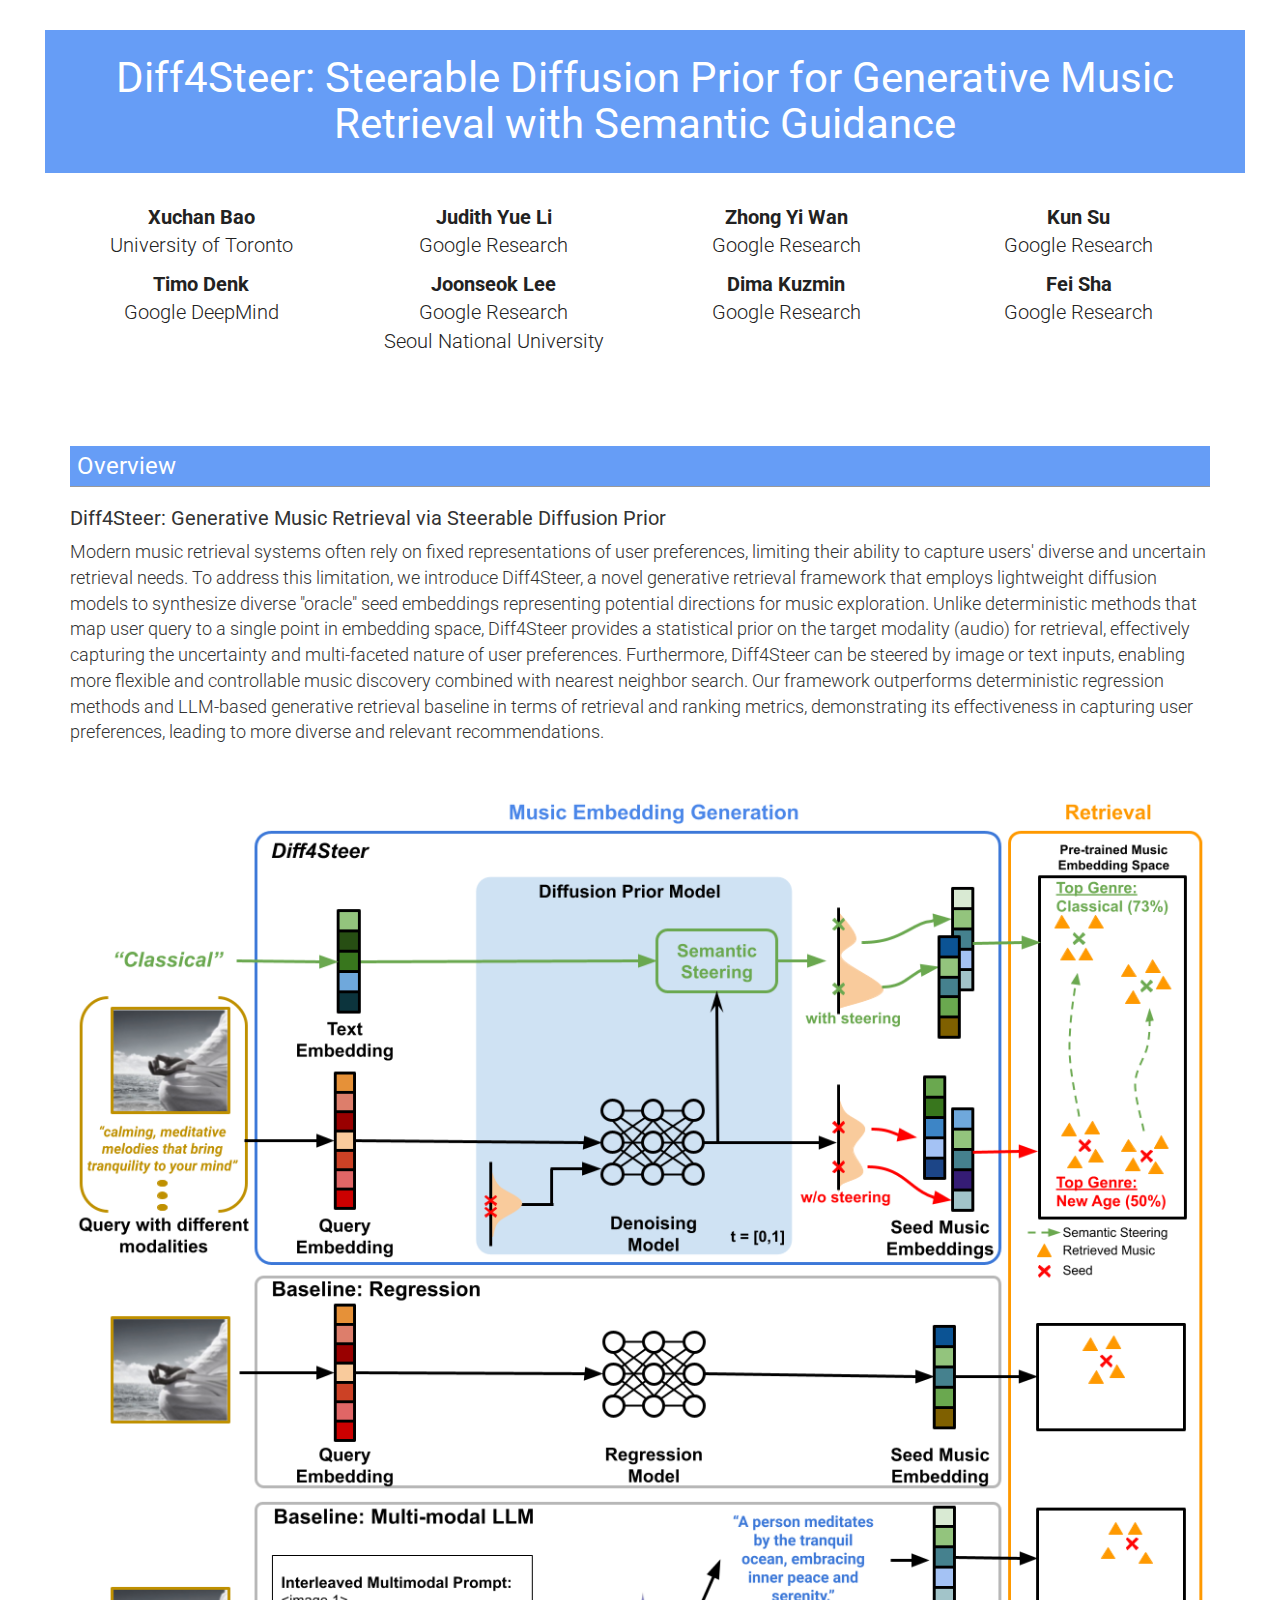
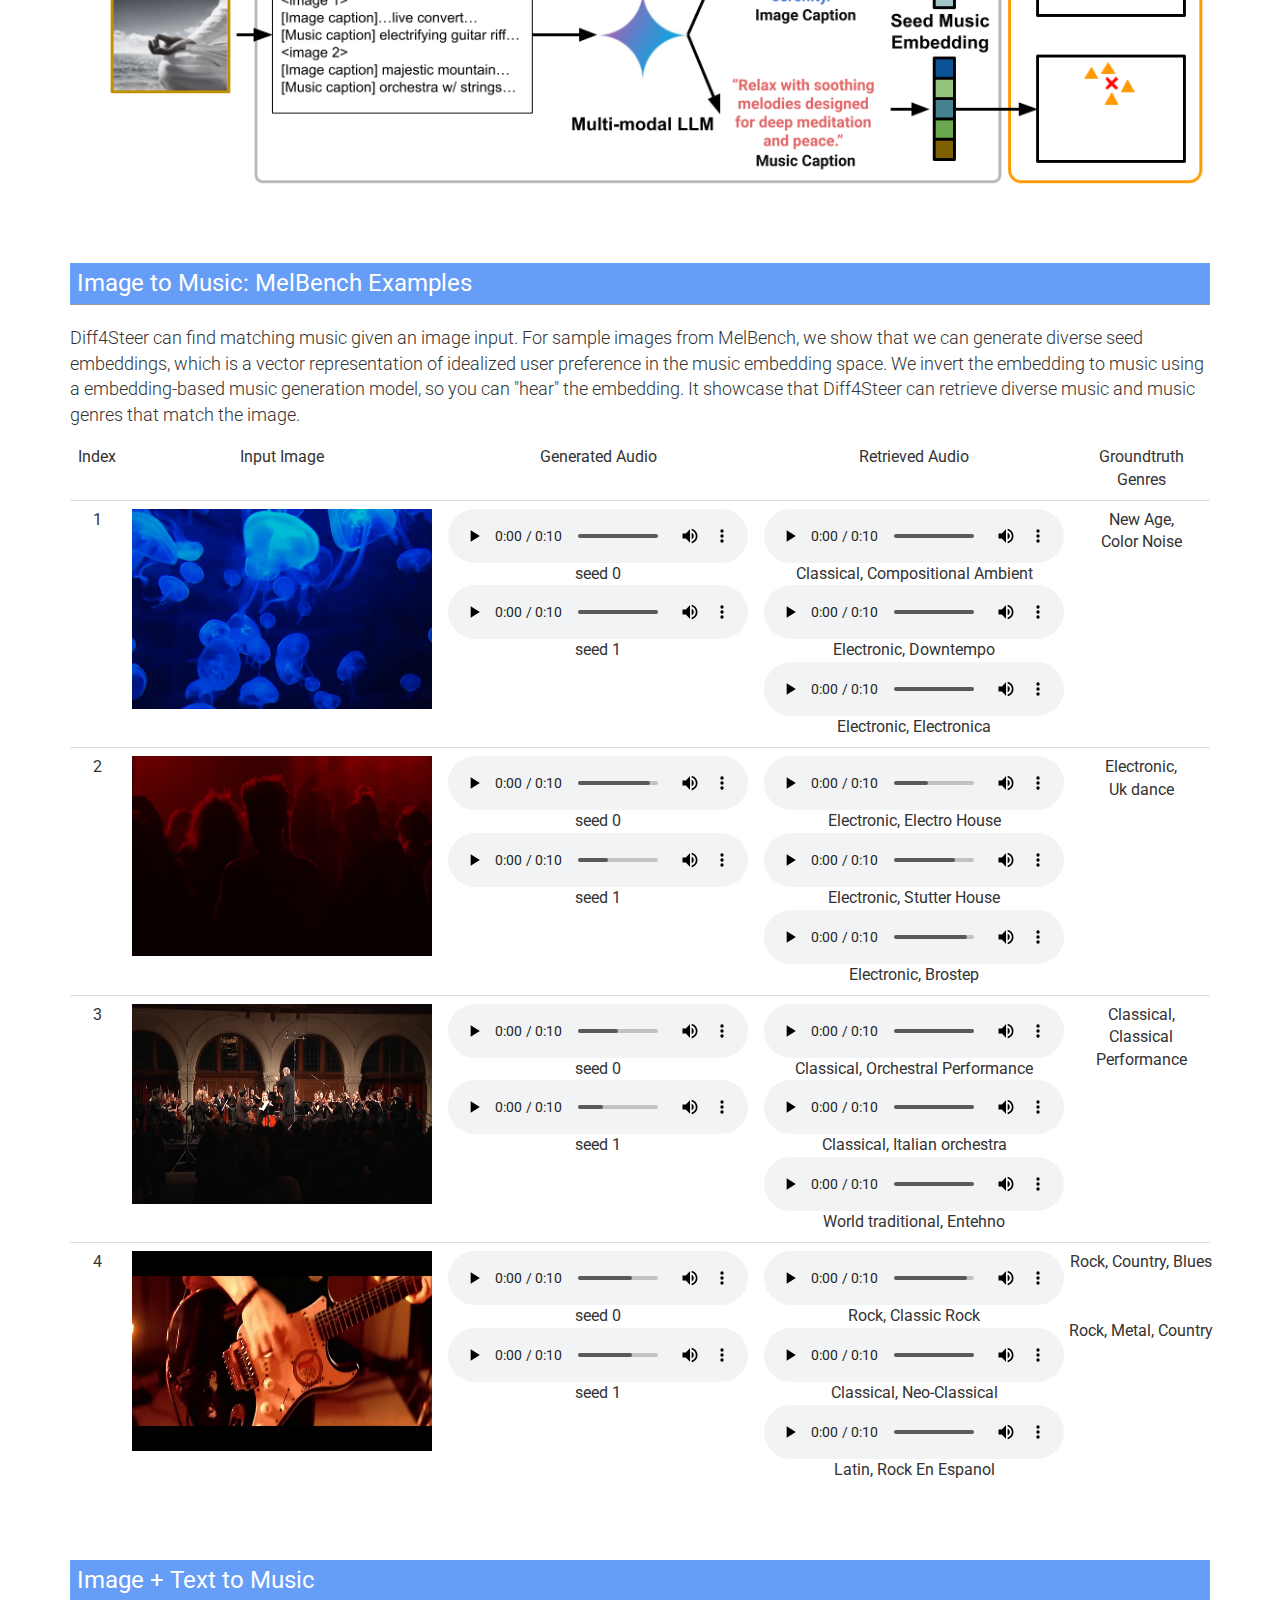
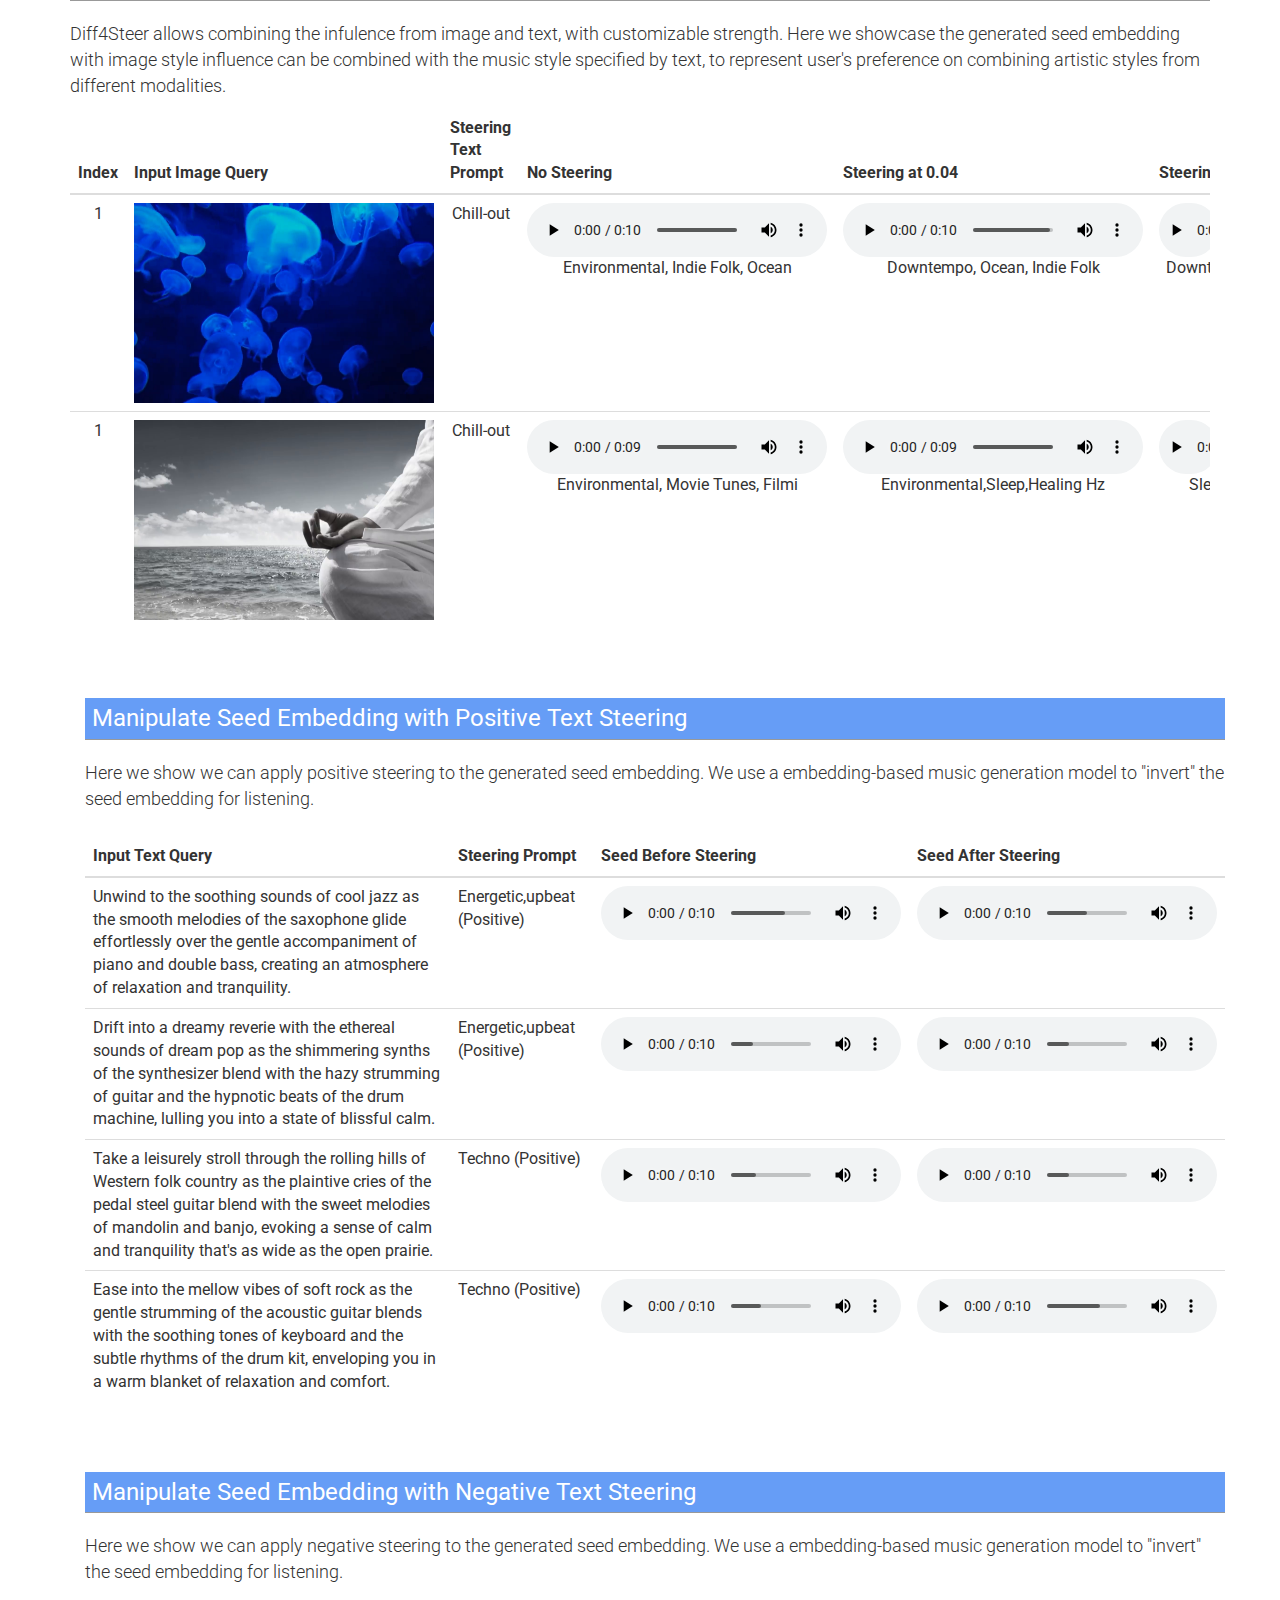
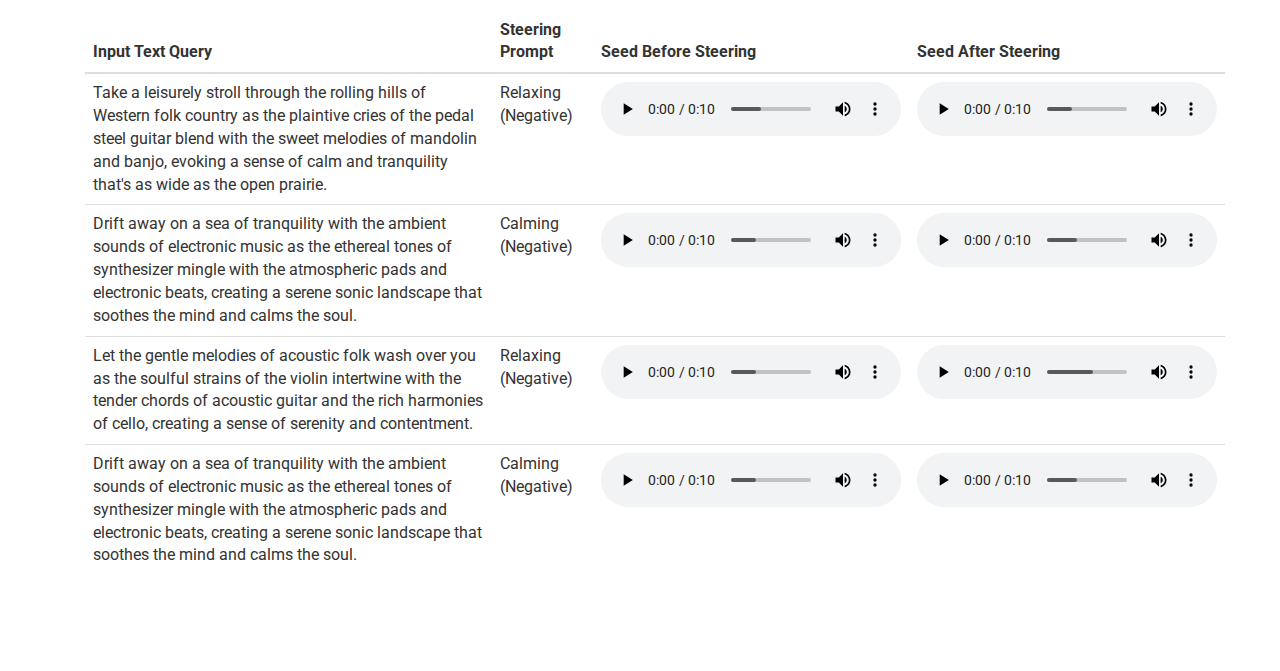
<file: diff4steer/index.html>
<html>
  <head>
    <meta http-equiv="Content-Type" content="text/html; charset=UTF-8" />
    <link
      rel="stylesheet"
      href="https://maxcdn.bootstrapcdn.com/bootstrap/3.3.7/css/bootstrap.min.css"
      integrity="sha384-BVYiiSIFeK1dGmJRAkycuHAHRg32OmUcww7on3RYdg4Va+PmSTsz/K68vbdEjh4u"
      crossorigin="anonymous"
    />
    <link
      href="https://fonts.googleapis.com/css?family=Roboto:300,400,900"
      rel="stylesheet"
      type="text/css"
    />
    <link href="style.css" rel="stylesheet" />
    <script src="helper.js"></script>
    <title>Diff4Steer</title>
  </head>
  <body>
    <div id="header" class="container-fluid">
      <div class="row" style="text-align: center">
        <div class="row">
          <h1>Diff4Steer: Steerable Diffusion Prior for Generative Music Retrieval with Semantic Guidance</h1>
         <div class="container">
  <div class="authors">
    <div class="row" style="text-align: center">
      <div class="col-sm-3">
        <strong>Xuchan Bao</strong><br>
        University of Toronto
      </div>
      <div class="col-sm-3">
        <strong>Judith Yue Li</strong><br>
        Google Research
      </div>
      <div class="col-sm-3">
        <strong>Zhong Yi Wan</strong><br>
        Google Research
      </div>
      <div class="col-sm-3">
        <strong>Kun Su</strong><br>
        Google Research
      </div>
    </div>
    <div class="row" style="text-align: center; margin-top: 10px;">
      <div class="col-sm-3">
        <strong>Timo Denk</strong><br>
        Google DeepMind
      </div>
      <div class="col-sm-3">
        <strong>Joonseok Lee</strong><br>
        Google Research<br>
        Seoul National University
      </div>
      <div class="col-sm-3">
        <strong>Dima Kuzmin</strong><br>
        Google Research
      </div>
      <div class="col-sm-3">
        <strong>Fei Sha</strong><br>
        Google Research
      </div>
    </div>
  </div>
</div>
          <!-- <div class="assets">
            <a href="go/arxiv-paper" target="_blank"> [paper] </a>
          </div> -->
        </div>
      </div>

      <div id="overview" class="container">
        <h2>Overview</h2>
        <span>
          <h3>Diff4Steer: Generative Music Retrieval via Steerable Diffusion Prior</h3>
          Modern music retrieval systems often rely on fixed representations of user preferences, limiting their ability to capture users' diverse and uncertain retrieval needs. To address this limitation, we introduce Diff4Steer, a novel generative retrieval framework that employs lightweight diffusion models to synthesize diverse "oracle" seed embeddings representing potential directions for music exploration. Unlike deterministic methods that map user query to a single point in embedding space, Diff4Steer provides a statistical prior on the target modality (audio) for retrieval, effectively capturing the uncertainty and multi-faceted nature of user preferences. Furthermore, Diff4Steer can be steered by image or text inputs, enabling more flexible and controllable music discovery combined with nearest neighbor search. Our framework outperforms deterministic regression methods and LLM-based generative retrieval baseline in terms of retrieval and ranking metrics, demonstrating its effectiveness in capturing user preferences, leading to more diverse and relevant recommendations. 	  <br /><br />
          <br />
	  <img src="figure_1_diff4steer_overview.png" alt=""  class="center">
	  <br>
        </span>
      </div>

      <div id="table-1" class="container">
        <h2> Image to Music: MelBench Examples</h2>
        <p>Diff4Steer can find matching music given an image input. For sample images from MelBench, we show that we can generate diverse seed embeddings, which is a vector representation of idealized user preference in the music embedding space. We invert the embedding to music using a embedding-based music generation model, so you can "hear" the embedding. It showcase that Diff4Steer can retrieve diverse music and music genres that match the image. </p>

        <table class="table table-responsive">
          <thead>
            <tr class="text-center">
              <td>Index</td>
              <!-- <td>Ground truth</td> -->
              <td>Input Image</td>
              <td>Generated Audio</td>
	      <td>Retrieved Audio</td>
              <td>Groundtruth Genres</td>
              <!-- <td>V2Meow Flow</td> -->
            </tr>
          </thead>

          <tbody id="table-1-page-0">
            <tr class="pure-table-odd">
              <td class="text-center">
                1
              </td>
              <td class="text-center">
                <img src="table1/yEP2YrD-dyY_frame_5.png" alt="Description of Image" style="width: 300px; height: 200px;">
              </td>
              <td class="text-center">
		<audio controls>
		  <source src="table1/yEP2YrD-dyY_frame_5_seed_0_img_gs_10_0_txt_gs_0_0.wav" type="audio/wav">
	        </audio>
    <div class="row">seed 0</div>
    <!-- <br /><br /> -->
		<audio controls>
		  <source src="table1/yEP2YrD-dyY_frame_5_seed_1_img_gs_10_0_txt_gs_0_0.wav" type="audio/wav">
	        </audio>
    <div class="row">seed 1</div>      
              </td>
	      <td class="text-center">
		<audio controls>
		  <source src="table1/yEP2YrD-dyY_frame_5_seed_0_8KGBHWeywjw.wav" type="audio/wav"> <!-- u1V8YRJnr4Q:0_29_39 -->
	        </audio>
          <div class="row">Classical, Compositional Ambient</div>
	        <audio controls>
		  <source src="table1/yEP2YrD-dyY_frame_5_seed_1_bmatItacEvM.wav" type="audio/wav"> <!-- gx5PVjsRamk:0_47_57 -->
	        </audio>
          <div class="row">Electronic, Downtempo</div>
    <audio controls>
      <source src="table1/yEP2YrD-dyY_frame_5_seed_0_pRbInltGMaA.wav" type="audio/wav"> <!-- gx5PVjsRamk:0_47_57 -->
    </audio>
    <div class="row">Electronic, Electronica</div>
	      </td>
    <td class="text-center">
		<div class="row">New Age,</div>
		<div class="row">Color Noise</div>
		<br /><br />
              </td>
            </tr>

	  <tr class="pure-table-odd">
              <td class="text-center">
                2
              </td>
              <td class="text-center">
		 <img src="table1/CcNo07Xp8aQ_frame_51.png" alt="New Age" style="width: 300px; height: 200px;">
              </td>
	      <td class="text-center">
		<audio controls>
		  <source src="table1/CcNo07Xp8aQ_frame_51_seed_0_img_gs_10_0_txt_gs_0_0.wav" type="audio/wav">
	        </audio>
          <div class="row">seed 0</div> 
		<audio controls>
		  <source src="table1/CcNo07Xp8aQ_frame_51_seed_2_img_gs_10_0_txt_gs_0_0.wav" type="audio/wav">
	        </audio>
          <div class="row">seed 1</div> 
              </td>
	      <td class="text-center">
		<audio controls>
		  <source src="table1/CcNo07Xp8aQ_frame_51_seed_0_VphlzQmOJvs.wav" type="audio/wav"> <!-- u1V8YRJnr4Q:0_29_39 -->
	        </audio>
          <div class="row">Electronic, Electro House</div>
	        <audio controls>
		  <source src="table1/CcNo07Xp8aQ_frame_51_seed_0_BI7XTl0OvuE.wav" type="audio/wav"> <!-- gx5PVjsRamk:0_47_57 -->
	        </audio>
          <div class="row">Electronic, Stutter House</div>
	        <audio controls>
            <source src="table1/CcNo07Xp8aQ_frame_51_seed_2_ouyC28ffPjQ.wav" type="audio/wav"> <!-- gx5PVjsRamk:0_47_57 -->
                </audio>
                <div class="row">Electronic, Brostep</div>
	      </td>
              <td class="text-center">
		<div class="row">Electronic,</div>
		<div class="row">Uk dance</div>
		<br /><br />
              </td>
          </tr>

		  <tr class="pure-table-odd">
              <td class="text-center">
                3
              </td>
              <td class="text-center">
		 <img src="table1/r_oK8dKIBYc_frame_35.png" alt="New Age" style="width: 300px; height: 200px;">
              </td>
	      <td class="text-center">
		<audio controls>
		  <source src="table1/r_oK8dKIBYc_frame_35_seed_0_img_gs_10_0_txt_gs_0_0.wav" type="audio/wav">
	        </audio>
          <div class="row">seed 0</div>
		<audio controls>
		  <source src="table1/r_oK8dKIBYc_frame_35_seed_1_img_gs_10_0_txt_gs_0_0.wav" type="audio/wav">
	        </audio>
          <div class="row">seed 1</div>
              </td>
	      <td class="text-center">
		<audio controls>
		  <source src="table1/r_oK8dKIBYc_frame_35_seed_1_O4lzPz3NnI0.wav" type="audio/wav"> <!-- u1V8YRJnr4Q:0_29_39 -->
	        </audio>
          <div class="row">Classical, Orchestral Performance</div>
	        <audio controls>
		  <source src="table1/r_oK8dKIBYc_frame_35_seed_1_s7w-IeNR9ko.wav" type="audio/wav"> <!-- gx5PVjsRamk:0_47_57 -->
	        </audio>
          <div class="row">Classical, Italian orchestra</div>
          <audio controls>
            <source src="table1/r_oK8dKIBYc_frame_35_seed_0_NEfmu1JPB9Q.wav" type="audio/wav"> <!-- gx5PVjsRamk:0_47_57 -->
                </audio>
                <div class="row">World traditional, Entehno</div>
	      </td>
              <td class="text-center">
                <div class="row">Classical,</div>
                <div class="row">Classical Performance</div>
		<br /><br />
              </td>
          </tr>

		  		  <tr class="pure-table-odd">
              <td class="text-center">
                4
              </td>
              <td class="text-center">
		 <img src="table1/oIIxlgcuQRU_frame_150.png" alt="New Age" style="width: 300px; height: 200px;">
              </td>
	      <td class="text-center">
		<audio controls>
		  <source src="table1/oIIxlgcuQRU_frame_150_seed_2_img_gs_10_0_txt_gs_0_0.wav" type="audio/wav">
	        </audio>
          <div class="row">seed 0</div>
		<audio controls>
		  <source src="table1/oIIxlgcuQRU_frame_150_seed_1_img_gs_10_0_txt_gs_0_0.wav" type="audio/wav">
	        </audio>
          <div class="row">seed 1</div>
              </td>
	      <td class="text-center">
		<audio controls>
		  <source src="table1/oIIxlgcuQRU_frame_150_seed_2_t4QK8RxCAwo.wav" type="audio/wav"> <!-- u1V8YRJnr4Q:0_29_39 -->
	        </audio>
          <div class="row">Rock, Classic Rock</div>
	        <audio controls>
		  <source src="table1/oIIxlgcuQRU_frame_150_seed_2_le1XbVADv9I.wav" type="audio/wav"> <!-- gx5PVjsRamk:0_47_57 -->
	        </audio>
          <div class="row">Classical, Neo-Classical</div>
      <audio controls>
          <source src="table1/oIIxlgcuQRU_frame_150_seed_1_IZSmX3G-IRk.wav" type="audio/wav">
        </audio>
        <div class="row">Latin, Rock En Espanol</div>
	      </td>
              <td class="text-center">
		<div class="row">Rock, Country, Blues</div>
		<br /><br />
		<div class="row">Rock, Metal, Country</div>

              </td>
          </tr>


	  </tbody>
	  </table>
      </div>
      <div id="table-2" class="container">
        <h2> Image + Text to Music</h2>


	<p>Diff4Steer allows combining the infulence from image and text, with customizable strength. Here we showcase the generated seed embedding with image style influence can be combined with the music style specified by text, to represent user's preference on combining artistic styles from different modalities.</p>

        <p>
<!--        </p>-->
<!--	<p>-->
<!-- 	</p>-->
<!--	<p>       -->
<!--      </p><p>-->

<!--      </p><table class="table table-responsive" style="overflow-x:scroll">-->
<!--          <thead>-->
<!--            <tr class="text-center">-->
<!--              <th>Index</th>-->
<!--              &lt;!&ndash; <th>Ground truth</th>       &ndash;&gt;-->
<!--              <th>Input Image Query</th>-->
<!--	      <th  style="width:200px">Steering Text Prompt</th>-->
<!--              <th>No Steering</th>-->
<!--              <th>Steering at 0.04</th>-->
<!--              <th>Steering at 0.08</th>-->
<!--              &lt;!&ndash; <th>V2Meow ViT+Flow+MuLan</th> &ndash;&gt;-->
<!--            </tr>-->
<!--          </thead>-->
              <div class="table-responsive">
    <table class="table">
      <thead>
        <tr class="text-center">
          <th>Index</th>
          <th>Input Image Query</th>
          <th>Steering Text Prompt</th>
          <th>No Steering</th>
          <th>Steering at 0.04</th>
          <th>Steering at 0.08</th>
        </tr>
      </thead>

          <tbody id="table-2-page-0">

	    <tr class="pure-table-odd">
              <td class="text-center">
                1
              </td>
              <td class="text-center">
		<img src="table1/yEP2YrD-dyY_frame_5.png" alt="Description of Image" style="width: 300px; height: 200px;">
              </td>
	      <td class="text-center" style="width:1000px">
               Chill-out
              </td>
              <td class="text-center">
                <audio controls>
		  <source src="table1/CcNo07Xp8aQ_frame_51_seed_0_img_gs_10_0_txt_gs_none.wav" type="audio/wav"> <!-- u1V8YRJnr4Q:0_29_39 -->
	        </audio>
		<div class="row">Environmental, Indie Folk, Ocean </div>
              </td>
              <td class="text-center">
                 <audio controls>
		  <source src="table1/CcNo07Xp8aQ_frame_51_seed_0_img_gs_10_0_txt_gs_0_04.wav" type="audio/wav"> <!-- u1V8YRJnr4Q:0_29_39 -->
	         </audio>
		 <div class="row">Downtempo, Ocean, Indie Folk </div>
              </td>
              <td class="text-center">
                 <audio controls>
		  <source src="table1/CcNo07Xp8aQ_frame_51_seed_0_img_gs_10_0_txt_gs_0_06.wav" type="audio/wav"> <!-- u1V8YRJnr4Q:0_29_39 -->
	         </audio>
		 <div class="row">Downtempo, Indietronica, Compositional Ambient </div>
              </td>
            </tr>

	    <tr class="pure-table-odd">
              <td class="text-center">
                1
              </td>
              <td class="text-center">
		<img src="table1/yQjHSIHPJfw_frame_30.png" alt="Description of Image" style="width: 300px; height: 200px;">
              </td>
	      <td class="text-center" style="width:1000px">
               Chill-out
              </td>
              <td class="text-center">
                <audio controls>
		  <source src="table2/yQjHSIHPJfw_0_25_35_1_img_gs_10_0_txt_gs_0_00.wav" type="audio/wav"> <!-- u1V8YRJnr4Q:0_29_39 -->
	        </audio>
		<div class="row">Environmental, Movie Tunes, Filmi</div>
              </td>
              <td class="text-center">
                 <audio controls>
		  <source src="table2/yQjHSIHPJfw_0_25_35_1_img_gs_10_0_txt_gs_0_04.wav" type="audio/wav"> <!-- u1V8YRJnr4Q:0_29_39 -->
	         </audio>
		 <div class="row">Environmental,Sleep,Healing Hz</div>
              </td>
              <td class="text-center">
                 <audio controls>
		  <source src="table2/yQjHSIHPJfw_0_25_35_1_img_gs_10_0_txt_gs_0_08.wav" type="audio/wav"> <!-- u1V8YRJnr4Q:0_29_39 -->
	         </audio>
		 <div class="row"> Sleep, Downtempo, Environmental</div>
              </td>
            </tr>

	  </tbody>
	</table>
	</div>

<div id="table-3" class="container">

  <h2>Manipulate Seed Embedding with Positive Text Steering</h2>
  <span>
    Here we show we can apply positive steering to the generated seed embedding. We use a embedding-based music generation model to "invert" the seed embedding for listening.
    <br /><br />
    </span>
  <table class="table table-responsive">
           <thead>
            <tr class="text-center">
              <th>Input Text Query</th>
              <th>Steering Prompt</th>
	       <th>Seed Before Steering</th>
              <th>Seed After Steering</th>
              <!-- <th>V2Meow ViT+Flow+MuLan</th> -->
            </tr>
          </thead>
    <tbody id="table-3-page-0">

      <tr class="pure-table-odd">
	<td>Unwind to the soothing sounds of cool jazz as the smooth melodies of the saxophone glide effortlessly over the gentle accompaniment of piano and double bass, creating an atmosphere of relaxation and tranquility.</td>
	<td>Energetic,upbeat (Positive)</td>
        <td class="text-center">
	  <audio controls>
            <source src="table3/jazz_cool_jazz_saxophone_piano_double_bass_calming_img_gs_0_60_energeticupbeat_txt_gs_pos_0_00_seed_4.wav" type="audio/wav">
          </audio>
        </td>
        <td class="text-center">
	  <audio controls>
            <source src="table3/jazz_cool_jazz_saxophone_piano_double_bass_calming_img_gs_0_60_energeticupbeat_txt_gs_pos_0_06_seed_4.wav" type="audio/wav">
          </audio>
        </td>
      </tr>

      <tr class="pure-table-odd">
	<td>Drift into a dreamy reverie with the ethereal sounds of dream pop as the shimmering synths of the synthesizer blend with the hazy strumming of guitar and the hypnotic beats of the drum machine, lulling you into a state of blissful calm.</td>
	<td>Energetic,upbeat (Positive)</td>
        <td class="text-center">
	  <audio controls>
            <source src="table3/pop_dream_pop_synthesizer_guitar_drum_machine_calming_img_gs_0_80_energeticupbeat_txt_gs_pos_0_00_seed_2.wav" type="audio/wav">
          </audio>
        </td>
        <td class="text-center">
	  <audio controls>
            <source src="table3/pop_dream_pop_synthesizer_guitar_drum_machine_calming_img_gs_0_80_energeticupbeat_txt_gs_pos_0_10_seed_2.wav" type="audio/wav">
          </audio>
        </td>
      </tr>



      <tr class="pure-table-odd">
	<td>Take a leisurely stroll through the rolling hills of Western folk country as the plaintive cries of the pedal steel guitar blend with the sweet melodies of mandolin and banjo, evoking a sense of calm and tranquility that's as wide as the open prairie.</td>
	<td>Techno (Positive)</td>
        <td class="text-center">
	  <audio controls>
            <source src="table3/country_western_folk_pedal_steel_guitar_mandolin_banjo_relaxing_img_gs_0_60_techno_txt_gs_pos_0_00_seed_0.wav" type="audio/wav">
          </audio>
        </td>
        <td class="text-center">
	  <audio controls>
            <source src="table3/country_western_folk_pedal_steel_guitar_mandolin_banjo_relaxing_img_gs_0_60_techno_txt_gs_pos_0_10_seed_0.wav" type="audio/wav">
          </audio>
        </td>
      </tr>

       <tr class="pure-table-odd">
	<td>Ease into the mellow vibes of soft rock as the gentle strumming of the acoustic guitar blends with the soothing tones of keyboard and the subtle rhythms of the drum kit, enveloping you in a warm blanket of relaxation and comfort.</td>
	<td>Techno (Positive)</td>
        <td class="text-center">
	  <audio controls>
            <source src="table3/rock_soft_rock_acoustic_guitar_keyboard_drum_kit_relaxing_img_gs_0_80_techno_txt_gs_pos_0_00_seed_3.wav" type="audio/wav">
          </audio>
        </td>
        <td class="text-center">
	  <audio controls>
            <source src="table3/rock_soft_rock_acoustic_guitar_keyboard_drum_kit_relaxing_img_gs_0_80_techno_txt_gs_pos_0_10_seed_3.wav" type="audio/wav">
          </audio>
        </td>
       </tr>


     </tbody>
  </table>
</div>



<div id="table-4" class="container">

  <h2>Manipulate Seed Embedding with Negative Text Steering</h2>
  <span>
    Here we show we can apply negative steering to the generated seed embedding. We use a embedding-based music generation model to "invert" the seed embedding for listening.
    <br /><br />
    </span>
  <table class="table table-responsive">
           <thead>
            <tr class="text-center">
              <th>Input Text Query</th>
              <th>Steering Prompt</th>
	       <th>Seed Before Steering</th>
              <th>Seed After Steering</th>
              <!-- <th>V2Meow ViT+Flow+MuLan</th> -->
            </tr>
          </thead>
    <tbody id="table-3-page-0">

      <tr class="pure-table-odd">
	<td>Take a leisurely stroll through the rolling hills of Western folk country as the plaintive cries of the pedal steel guitar blend with the sweet melodies of mandolin and banjo, evoking a sense of calm and tranquility that's as wide as the open prairie.</td>
	<td>Relaxing (Negative)</td>
        <td class="text-center">
	  <audio controls>
            <source src="table4/country_western_folk_pedal_steel_guitar_mandolin_banjo_relaxing_img_gs_0_80_relaxing_txt_gs_neg_0_00_seed_0.wav" type="audio/wav">
          </audio>
        </td>
        <td class="text-center">
	  <audio controls>
            <source src="table4/country_western_folk_pedal_steel_guitar_mandolin_banjo_relaxing_img_gs_0_80_relaxing_txt_gs_neg_0_08_seed_0.wav" type="audio/wav">
          </audio>
        </td>
      </tr>

             <tr class="pure-table-odd">
	<td>Drift away on a sea of tranquility with the ambient sounds of electronic music as the ethereal tones of synthesizer mingle with the atmospheric pads and electronic beats, creating a serene sonic landscape that soothes the mind and calms the soul.</td>
	<td>Calming (Negative)</td>
        <td class="text-center">
	  <audio controls>
            <source src="table4/electronic_ambient_synthesizer_atmospheric_pads_electronic_beats_calming_img_gs_0_70_calming_txt_gs_neg_0_00_seed_0.wav" type="audio/wav">
          </audio>
        </td>
        <td class="text-center">
	  <audio controls>
            <source src="table4/electronic_ambient_synthesizer_atmospheric_pads_electronic_beats_calming_img_gs_0_70_calming_txt_gs_neg_0_10_seed_0.wav" type="audio/wav">
          </audio>
        </td>
	     </tr>

             <tr class="pure-table-odd">
	<td>Let the gentle melodies of acoustic folk wash over you as the soulful strains of the violin intertwine with the tender chords of acoustic guitar and the rich harmonies of cello, creating a sense of serenity and contentment.</td>
	<td>Relaxing (Negative)</td>
        <td class="text-center">
	  <audio controls>
            <source src="table4/folk_acoustic_folk_violin_acoustic_guitar_cello_relaxing_img_gs_0_80_relaxing_txt_gs_neg_0_00_seed_2.wav" type="audio/wav">
          </audio>
        </td>
        <td class="text-center">
	  <audio controls>
            <source src="table4/folk_acoustic_folk_violin_acoustic_guitar_cello_relaxing_img_gs_0_80_relaxing_txt_gs_neg_0_08_seed_2.wav" type="audio/wav">
          </audio>
        </td>
	     </tr>

	                  <tr class="pure-table-odd">
	<td>Drift away on a sea of tranquility with the ambient sounds of electronic music as the ethereal tones of synthesizer mingle with the atmospheric pads and electronic beats, creating a serene sonic landscape that soothes the mind and calms the soul.</td>
	<td>Calming (Negative)</td>
        <td class="text-center">
	  <audio controls>
            <source src="table4/electronic_ambient_synthesizer_atmospheric_pads_electronic_beats_calming_img_gs_0_70_calming_txt_gs_neg_0_00_seed_3.wav" type="audio/wav">
          </audio>
        </td>
        <td class="text-center">
	  <audio controls>
            <source src="table4/electronic_ambient_synthesizer_atmospheric_pads_electronic_beats_calming_img_gs_0_70_calming_txt_gs_neg_0_10_seed_3.wav" type="audio/wav">
          </audio>
        </td>
	     </tr>


     </tbody>
  </table>

<!--
<div id="table-0" class="container">
<h2>Multiple Concepts Steering</h2>
  <span>
    Diff4Steer support multiple concepts steering. Here are some examples of two concepts + three concepts steering.
    <br /><br />
    </span>
  <table class="table table-responsive">
    <tbody id="table-3-page-0">
      <tr class="pure-table-odd">
        <td class="text-center">
          <video width="100%" height="auto" controls>
            <source src="table3/table3_row1_col1.mp4" type="video/mp4">
          </video>
        </td>

      </tr>
      </tr>
      <tr class="pure-table-odd">
        <td class="text-center">
          <video width="100%" height="auto" controls>
            <source src="table3/table3_row3_col1.mp4" type="video/mp4">
          </video>
        </td>
      </tr>
      </tr>
      <tr class="pure-table-odd">
        <td class="text-center">
          <video width="100%" height="auto" controls>
            <source src="table3/table3_row4_col1.mp4" type="video/mp4">
          </video>
        </td>
        </td>
      </tr>
    </tbody>
  </table>
</div>
-->
<!--
      <script>
        includeHTML();
      </script>

          <div class="container">
      <h2>Limitation</h2>
      <span>
        <br /><br />
      </span>
    </div>
-->

  </body>
</html>
</file>
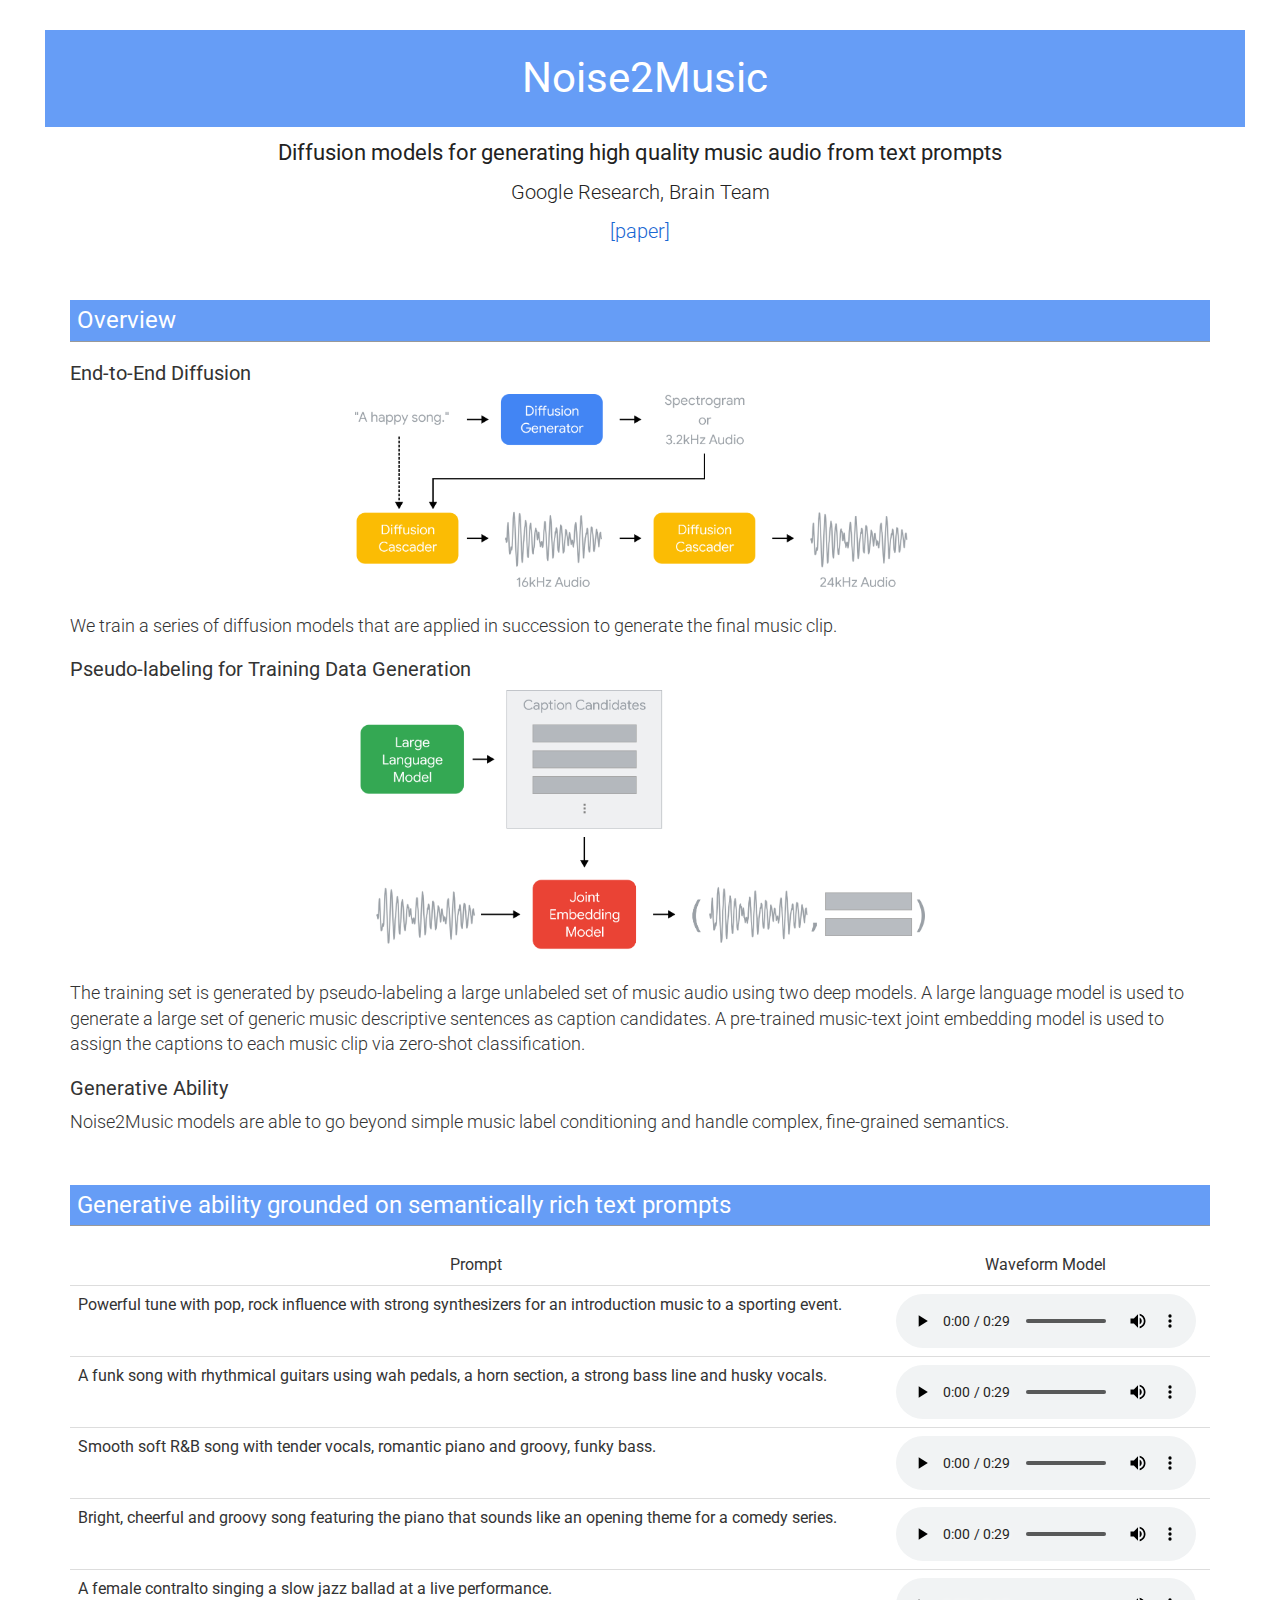
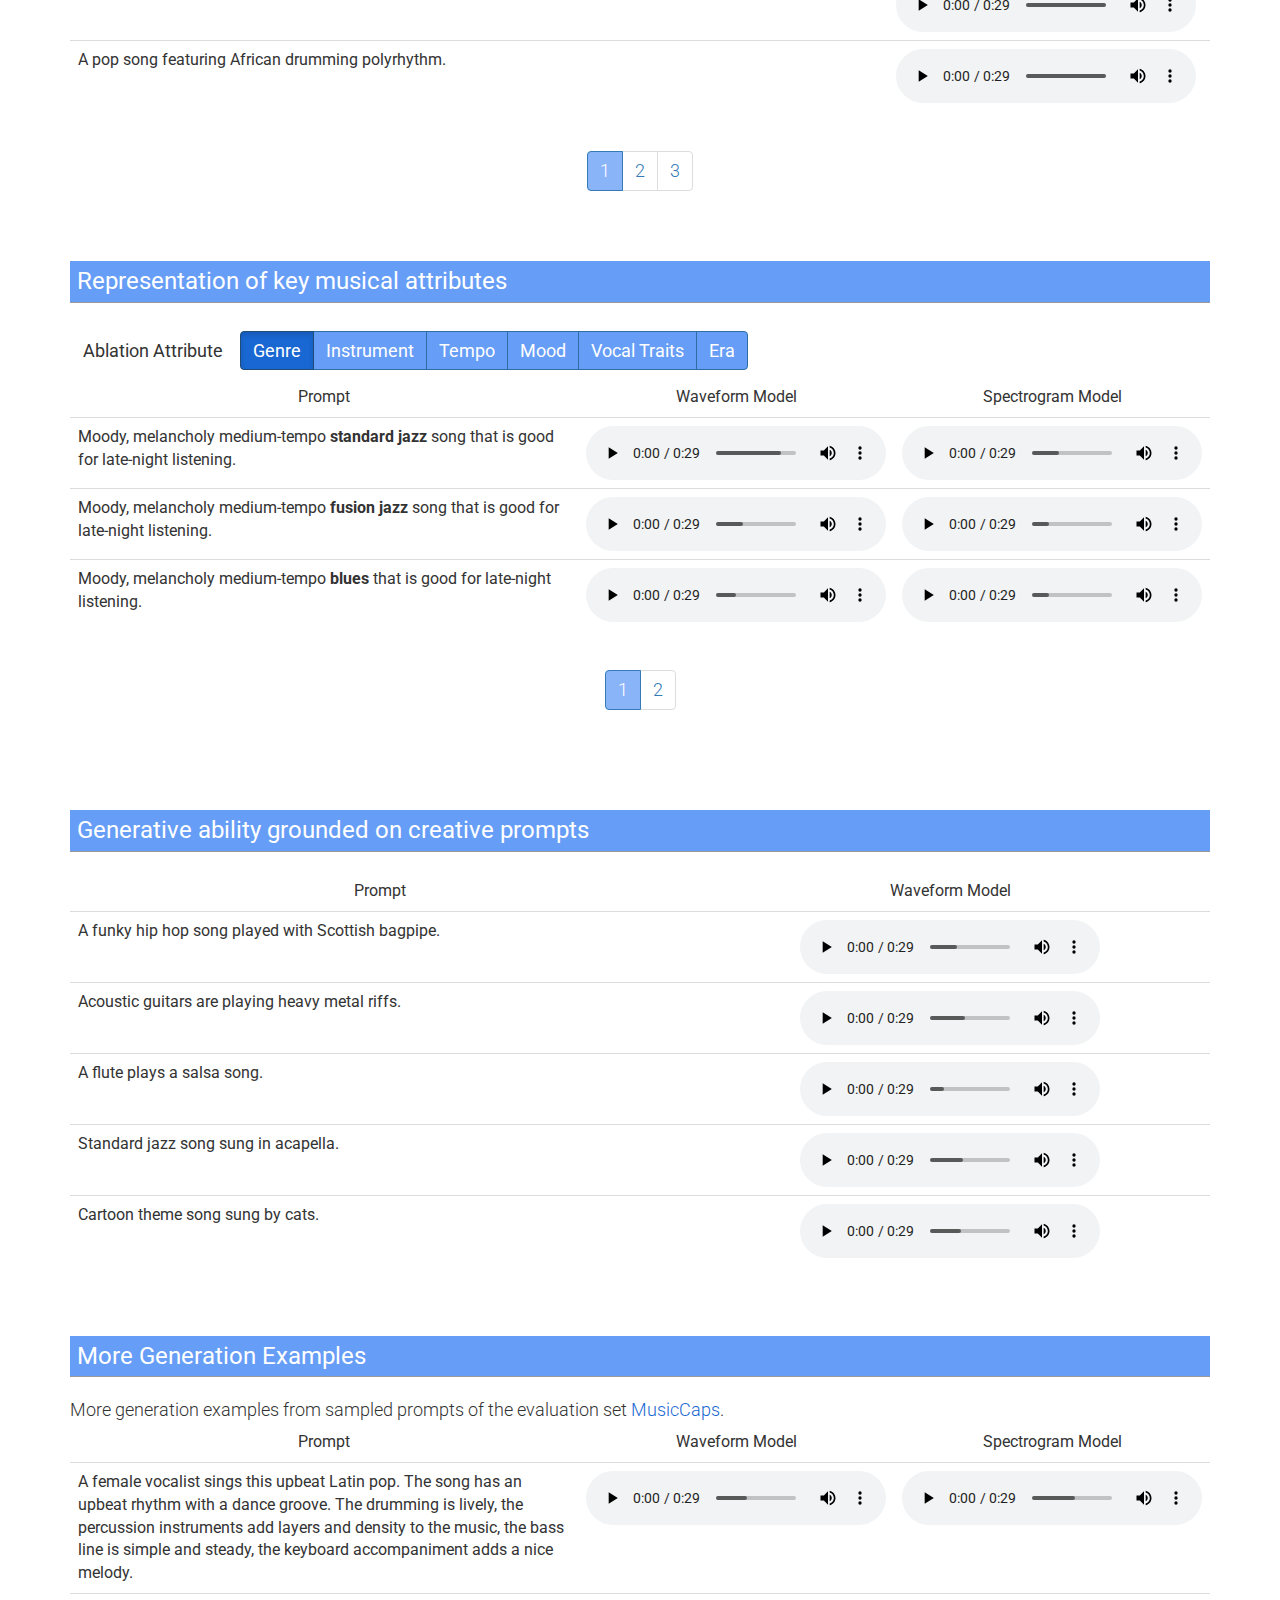
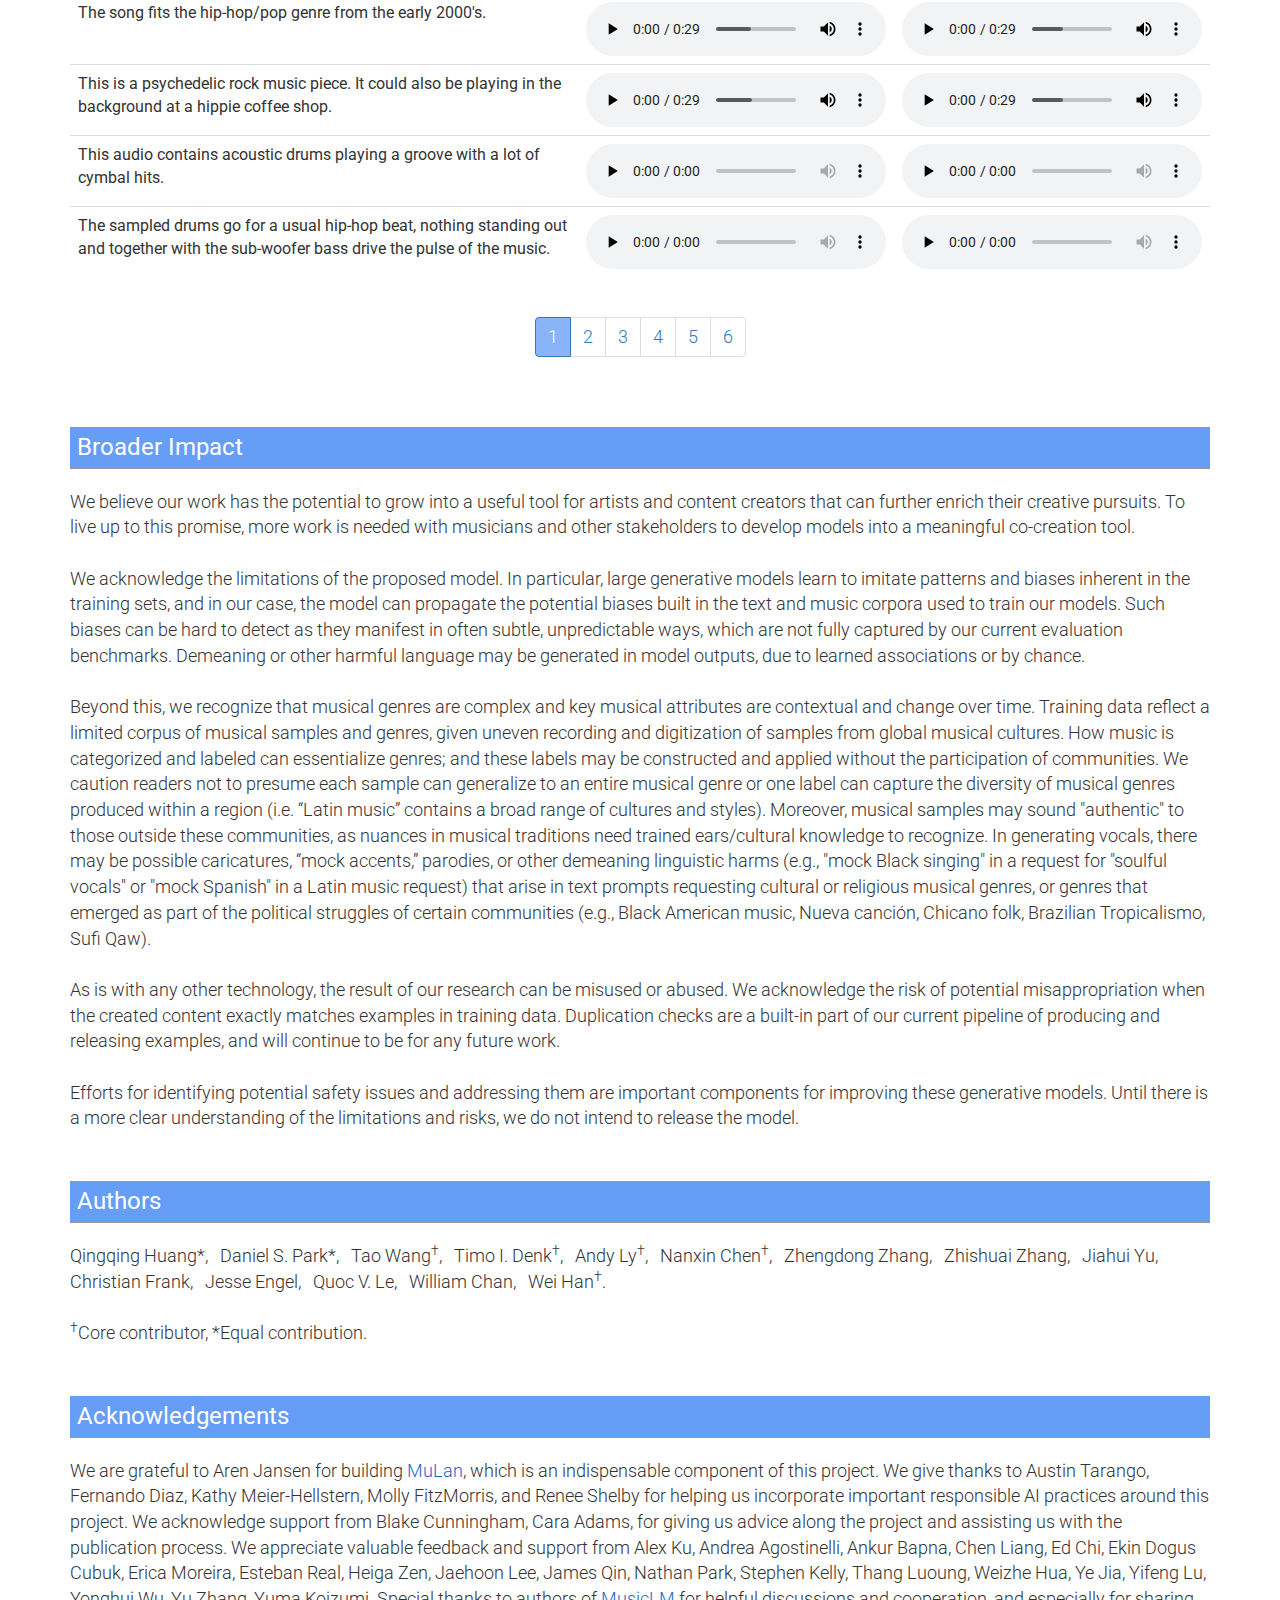
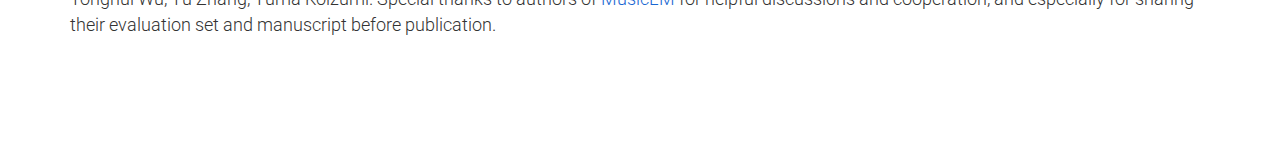
<file: page.html>
<html>
  <head>
    <meta http-equiv="Content-Type" content="text/html; charset=UTF-8" />
    <link
      rel="stylesheet"
      href="https://maxcdn.bootstrapcdn.com/bootstrap/3.3.7/css/bootstrap.min.css"
      integrity="sha384-BVYiiSIFeK1dGmJRAkycuHAHRg32OmUcww7on3RYdg4Va+PmSTsz/K68vbdEjh4u"
      crossorigin="anonymous"
    />
    <link
      href="https://fonts.googleapis.com/css?family=Roboto:300,400,900"
      rel="stylesheet"
      type="text/css"
    />
    <link href="style.css" rel="stylesheet" />
    <script src="helper.js"></script>
    <title>Noise2Music</title>
  </head> 
  <body>
    <div id="header" class="container-fluid">
      <div class="row" style="text-align: center">
        <div class="row">
          <h1>Noise2Music</h1> 
          <div class="title">Diffusion models for generating high quality music audio from text prompts</div>
          <div class="authors">Google Research, Brain Team</div>

          <div class="assets">
            <a href="go/noise2music-paper" target="_blank"> [paper] </a>
          </div>
        </div>
      </div>  

      <div id="overview" class="container">
        <h2>Overview</h2> 
        <span>           
          <h3>End-to-End Diffusion</h3>
          <img src="architecture.png"  alt="" class="center">
          <br />
          We train a series of diffusion models that are applied in succession to generate the final music clip.
          <br>
          <h3>Pseudo-labeling for Training Data Generation</h3> 
          <img src="pesudolabeling.png" alt=""  class="center">
          <br />
          The training set is generated by pseudo-labeling a large unlabeled set of music audio using two deep models. 
          A large language model is used to generate a large set of generic music descriptive sentences as caption candidates. 
          A pre-trained music-text joint embedding model is used to assign the captions to each music clip via zero-shot classification.
          <br>
          <h3>Generative Ability</h3>
          Noise2Music models are able to go beyond simple music label conditioning
          and handle complex, fine-grained semantics.
        </span>
      </div> 

      <div id="table-1" class="container">          
        <h2> Generative ability grounded on semantically rich text prompts</h2>      
        <table class="table table-responsive">
          <thead>
            <tr class="text-center">
              <td>Prompt</td>
      
              <td>Waveform Model</td>
      
              <!-- <td>Spectrogram Model</td> -->
            </tr>
          </thead>
      
          <tbody id="table-1-page-0">
            <tr class="pure-table-odd">
              
              <td>
                Powerful tune with pop, rock influence with strong synthesizers for an introduction music to a sporting event.
              </td>
              <td class="text-center">
                <audio controls preload="auto" style="width: 300px">
                  <source src="table1/wavegen_1.wav" type="audio/wav" />
                </audio>
              </td>
            </tr>          

            <tr class="pure-table-odd">
              <td>
                A funk song with rhythmical guitars using wah pedals, a horn section, a strong bass line and husky vocals.
              </td>
              <td class="text-center">
                <audio controls preload="auto" style="width: 300px">
                  <source src="table1/wavegen_8.wav" type="audio/wav" />
                </audio>
              </td>
            </tr>
            
            <tr class="pure-table-odd">
              <td>
                Smooth soft R&B song with tender vocals, romantic piano and groovy, funky bass.
              </td>
              <td class="text-center">
                <audio controls preload="auto" style="width: 300px">
                  <source src="table1/wavegen_2.wav" type="audio/wav" />
                </audio>
              </td>
            </tr>

            <tr class="pure-table-odd">
              <td>
                Bright, cheerful and groovy song featuring the piano that sounds like an opening theme for a comedy series.
              </td>
              <td class="text-center">
                <audio controls preload="auto" style="width: 300px">
                  <source src="table1/wavegen_4.wav" type="audio/wav" />
                </audio>
              </td>
            </tr>            

            <tr class="pure-table-odd">
              <td>
                A female contralto singing a slow jazz ballad at a live performance.
              </td>
              <td class="text-center">
                <audio controls preload="auto" style="width: 300px">
                  <source src="table1/wavegen_19.wav" type="audio/wav" />
                </audio>
              </td>
            </tr>

            <tr class="pure-table-odd">
              <td>
                A pop song featuring African drumming polyrhythm.
              </td>
              <td class="text-center">
                <audio controls preload="auto" style="width: 300px">
                  <source src="table1/wavegen_22.wav" type="audio/wav" />
                </audio>
              </td>
            </tr>                      

          </tbody>                    
          <tbody id="table-1-page-1" hidden>            
            <tr class="pure-table-odd">
              <td>
                A soaring 90's pop love song with explosive female vocals hitting high notes.
              </td>
              <td class="text-center">
                <audio controls preload="auto" style="width: 300px">
                  <source src="table1/wavegen_5.wav" type="audio/wav" />
                </audio>
              </td>
            </tr>        
            
            <tr class="pure-table-odd">
              <td>
                Moody jazz music with a basic formation (drums, contra bass, piano and trumpet) with a melancholy trumpet solo.
              </td>
              <td class="text-center">
                <audio controls preload="auto" style="width: 300px">
                  <source src="table1/wavegen_11.wav" type="audio/wav" />
                </audio>
              </td>
            </tr>

            <tr class="pure-table-odd">
              <td>
                Modern fusion instrumental music influenced by traditional Chinese music with a wistful tone.
              </td>
              <td class="text-center">
                <audio controls preload="auto" style="width: 300px">
                  <source src="table1/wavegen_3.wav" type="audio/wav" />
                </audio>
              </td>
            </tr>

            <tr class="pure-table-odd">
              <td>
                Grungy, but melodic and melancholy rock music with electric guitar and vocals.
              </td>
              <td class="text-center">
                <audio controls preload="auto" style="width: 300px">
                  <source src="table1/wavegen_0.wav" type="audio/wav" />
                </audio>
              </td>
            </tr>

            <tr class="pure-table-odd">
              <td>
                Folk song with two singers harmonizing with acoustic guitars that can be used as a commercial jingle.
              </td>
              <td class="text-center">
                <audio controls preload="auto" style="width: 300px">
                  <source src="table1/wavegen_6.wav" type="audio/wav" />
                </audio>
              </td>
            </tr>
          
            <tr class="pure-table-odd">
              <td>
                Classical music with horns and trumpets that can be used as an entrance song for a ceremony.
              </td>
              <td class="text-center">
                <audio controls preload="auto" style="width: 300px">
                  <source src="table1/wavegen_7.wav" type="audio/wav" />
                </audio>
              </td>
            </tr>
                    
          </tbody>                    
          <tbody id="table-1-page-2" hidden>            
            <tr class="pure-table-odd">
              <td>
                Medium tempo hard rock music with a 70's vibe. The drum beat is heavy and technical, the bass line is steady while the guitar sound is hard and distorted. The vocalist has a strong, raspy voice.
              </td>
              <td class="text-center">
                <audio controls preload="auto" style="width: 300px">
                  <source src="table1/wavegen_9.wav" type="audio/wav" />
                </audio>
              </td>
            </tr>

            <tr class="pure-table-odd">
              <td>
                Electronic dance music with chill vibes featuring water sounds and violin.
              </td>
              <td class="text-center">
                <audio controls preload="auto" style="width: 300px">
                  <source src="table1/wavegen_12.wav" type="audio/wav" />
                </audio>
              </td>
            </tr>

            <tr class="pure-table-odd">
              <td>
                A male singer with a rough voice singing the climax of a power ballad to the tune of the acoustic guitar.
              </td>
              <td class="text-center">
                <audio controls preload="auto" style="width: 300px">
                  <source src="table1/wavegen_13.wav" type="audio/wav" />
                </audio>
              </td>
            </tr>
          
            <tr class="pure-table-odd">
              <td>
                A fast, complicated, technical song with clear sound production value that sounds like music from a video game boss battle.
              </td>
              <td class="text-center">
                <audio controls preload="auto" style="width: 300px">
                  <source src="table1/wavegen_14.wav" type="audio/wav" />
                </audio>
              </td>
            </tr>          
          
            <tr class="pure-table-odd">
              <td>
                Middle eastern instrumental music for meditation, with the flute taking a lead role in the arrangement.
              </td>
              <td class="text-center">
                <audio controls preload="auto" style="width: 300px">
                  <source src="table1/wavegen_18.wav" type="audio/wav" />
                </audio>
              </td>
            </tr>
                      
            <tr class="pure-table-odd">
              <td>
                This is music that would be played at the climax of a movie. Dramatic, stirring orchestral music is amplifying the emotion of the scene.
              </td>
              <td class="text-center">
                <audio controls preload="auto" style="width: 300px">
                  <source src="table1/wavegen_24.wav" type="audio/wav" />
                </audio>
              </td>
            </tr>
                      
        </table>
      
        <div class="row" style="text-align: center">
          <ul class="pagination">
            <li class="page-item active">
              <a
                id="table-1-page-0-button"
                class="page-link"
                href="#"
                onclick="paginateTable('table-1', 0, 'table_1_page'); return false;"
                >1</a
              >
            </li>
            <li class="page-item">
              <a
                id="table-1-page-1-button"
                class="page-link"
                href="#"
                onclick="paginateTable('table-1', 1, 'table_1_page'); return false;"
                >2</a
              >
            </li>
            <li class="page-item">
              <a
                id="table-1-page-2-button"
                class="page-link"
                href="#"
                onclick="paginateTable('table-1', 2, 'table_1_page'); return false;"
                >3</a
              >
            </li>                                            
          </ul>
        </div>
      
      </div>
      

      <div id="table-2" class="container">          
        
        <h2>Representation of key musical attributes</h2>
        
        <div class="btn">Ablation Attribute</div>

        <div class="btn-group" role="group" aria-label="...">
          <button
            id="table-2-group-0-button"
            type="button"
            class="btn btn-default btn-primary active"
            onclick="changeGroupTable('table-2', 0, 'table_2_group', 'table_2_page'); return false;"
          >
            Genre
          </button>
          <button
            id="table-2-group-1-button"
            type="button"
            class="btn btn-default btn-primary"
            onclick="changeGroupTable('table-2', 1, 'table_2_group', 'table_2_page'); return false;"
          >
            Instrument
          </button>
          <button
            id="table-2-group-2-button"
            type="button"
            class="btn btn-default btn-primary"
            onclick="changeGroupTable('table-2', 2, 'table_2_group', 'table_2_page'); return false;"
          >
            Tempo
          </button>
          <button
            id="table-2-group-3-button"
            type="button"
            class="btn btn-default btn-primary"
            onclick="changeGroupTable('table-2', 3, 'table_2_group', 'table_2_page'); return false;"
          >
            Mood
          </button>
          <button
            id="table-2-group-4-button"
            type="button"
            class="btn btn-default btn-primary"
            onclick="changeGroupTable('table-2', 4, 'table_2_group', 'table_2_page'); return false;"
          >
            Vocal Traits
          </button>
          <button
            id="table-2-group-5-button"
            type="button"
            class="btn btn-default btn-primary"
            onclick="changeGroupTable('table-2', 5, 'table_2_group', 'table_2_page'); return false;"
          >
            Era
          </button>
        </div>

        <table class="table table-responsive">
          <thead>
            <tr class="text-center">
              <td>Prompt</td>
              <td>Waveform Model</td>
              <td>Spectrogram Model</td>
            </tr>
          </thead>

          <tbody id="table-2-group-0-page-0">
            <tr class="pure-table-odd">
              <td>
                Moody, melancholy medium-tempo <span class="bolded">standard jazz </span> song that is good
                for late-night listening.
              </td>
              <td class="text-center">
                <audio controls preload="auto" style="width: 300px">
                  <source src="table2/genre_0_wavegen_0.wav" type="audio/wav" />
                </audio>
              </td>

              <td class="text-center">
                <audio controls preload="auto" style="width: 300px">
                  <source src="table2/genre_0_specgen_0.wav" type="audio/wav" />
                </audio>
              </td>
            </tr>

            <tr class="pure-table-odd">
              <td>
                Moody, melancholy medium-tempo <span class="bolded">fusion jazz </span> song that is good for
                late-night listening.
              </td>
              <td class="text-center">
                <audio controls preload="auto" style="width: 300px">
                  <source src="table2/genre_0_wavegen_1.wav" type="audio/wav" />
                </audio>
              </td>

              <td class="text-center">
                <audio controls preload="auto" style="width: 300px">
                  <source src="table2/genre_0_specgen_1.wav" type="audio/wav" />
                </audio>
              </td>
            </tr>

            <tr class="pure-table-odd">
              <td>
                Moody, melancholy medium-tempo <span class="bolded">blues </span> that is good for
                late-night listening.
              </td>
              <td class="text-center">
                <audio controls preload="auto" style="width: 300px">
                  <source src="table2/genre_0_wavegen_2.wav" type="audio/wav" />
                </audio>
              </td>

              <td class="text-center">
                <audio controls preload="auto" style="width: 300px">
                  <source src="table2/genre_0_specgen_2.wav" type="audio/wav" />
                </audio>
              </td>
            </tr>
          </tbody>

          <tbody id="table-2-group-0-page-1" hidden>
            <tr class="pure-table-odd">
              <td>
                <span class="bolded">Orchestral classical</span> music to listen to while focusing on homework.</td>
              <td class="text-center">
                <audio controls preload="none" style="width: 300px">
                  <source src="table2/genre_1_wavegen_0.wav" type="audio/wav" />
                </audio>
              </td>

              <td class="text-center">
                <audio controls preload="none" style="width: 300px">
                  <source src="table2/genre_1_specgen_0.wav" type="audio/wav" />
                </audio>
              </td>
            </tr>

            <tr class="pure-table-odd">
              <td>
                <span class="bolded">EDM </span> music to listen to while focusing on homework.
              </td>
              <td class="text-center">
                <audio controls preload="none" style="width: 300px">
                  <source src="table2/genre_1_wavegen_1.wav" type="audio/wav" />
                </audio>
              </td>

              <td class="text-center">
                <audio controls preload="none" style="width: 300px">
                  <source src="table2/genre_1_specgen_1.wav" type="audio/wav" />
                </audio>
              </td>
            </tr>
          </tbody>          

          <tbody id="table-2-group-1-page-0" hidden>
            <tr class="pure-table-odd">
              <td>
                A romantic love song played by a band with a lead <span class="bolded">piano</span>.
              </td>
              <td class="text-center">
                <audio controls preload="none" style="width: 300px">
                  <source
                    src="table2/instrument_0_wavegen_0.wav"
                    type="audio/wav"
                  />
                </audio>
              </td>

              <td class="text-center">
                <audio controls preload="none" style="width: 300px">
                  <source
                    src="table2/instrument_0_specgen_0.wav"
                    type="audio/wav"
                  />
                </audio>
              </td>
            </tr>

            <tr class="pure-table-odd">
              <td>
                A romantic love song played by a band with a lead <span class="bolded"> saxophone</span>.
              </td>
              <td class="text-center">
                <audio controls preload="none" style="width: 300px">
                  <source
                    src="table2/instrument_0_wavegen_1.wav"
                    type="audio/wav"
                  />
                </audio>
              </td>

              <td class="text-center">
                <audio controls preload="none" style="width: 300px">
                  <source
                    src="table2/instrument_0_specgen_1.wav"
                    type="audio/wav"
                  />
                </audio>
              </td>
            </tr>
          </tbody>

          <tbody id="table-2-group-1-page-1" hidden>
            <tr class="pure-table-odd">
              <td>
                A sad song played by a <span class="bolded">symphony orchestra</span>.
              </td>
              <td class="text-center">
                <audio controls preload="none" style="width: 300px">
                  <source
                    src="table2/instrument_1_wavegen_0.wav"
                    type="audio/wav"
                  />
                </audio>
              </td>

              <td class="text-center">
                <audio controls preload="none" style="width: 300px">
                  <source
                    src="table2/instrument_1_specgen_0.wav"
                    type="audio/wav"
                  />
                </audio>
              </td>
            </tr>

            <tr class="pure-table-odd">
              <td>
                A sad song played by a <span class="bolded">solo pianist</span>.
              </td>
              <td class="text-center">
                <audio controls preload="none" style="width: 300px">
                  <source
                    src="table2/instrument_1_wavegen_1.wav"
                    type="audio/wav"
                  />
                </audio>
              </td>

              <td class="text-center">
                <audio controls preload="none" style="width: 300px">
                  <source
                    src="table2/instrument_1_specgen_1.wav"
                    type="audio/wav"
                  />
                </audio>
              </td>
            </tr>

            <tr class="pure-table-odd">
              <td>
                A sad song played by a <span class="bolded">solo acoustic guitarist</span>.
              </td>
              <td class="text-center">
                <audio controls preload="none" style="width: 300px">
                  <source
                    src="table2/instrument_1_wavegen_2.wav"
                    type="audio/wav"
                  />
                </audio>
              </td>

              <td class="text-center">
                <audio controls preload="none" style="width: 300px">
                  <source
                    src="table2/instrument_1_specgen_2.wav"
                    type="audio/wav"
                  />
                </audio>
              </td>
            </tr>
          </tbody>

          <tbody id="table-2-group-2-page-0" hidden>
            <tr class="pure-table-odd">
              <td>
                <span class="bolded">Slow-paced</span> progressive rock instrumental video game music with electric guitars, keyboards, bass and drums.
              </td>
              <td class="text-center">
                <audio controls preload="none" style="width: 300px">
                  <source src="table2/tempo_0_wavegen_0.wav" type="audio/wav" />
                </audio>
              </td>

              <td class="text-center">
                <audio controls preload="none" style="width: 300px">
                  <source src="table2/tempo_0_specgen_0.wav" type="audio/wav" />
                </audio>
              </td>
            </tr>

            <tr class="pure-table-odd">
              <td>
                <span class="bolded">Rapidly-paced</span> progressive rock instrumental video game music with electric guitars, keyboards, bass and drums
              </td>
              <td class="text-center">
                <audio controls preload="none" style="width: 300px">
                  <source src="table2/tempo_0_wavegen_1.wav" type="audio/wav" />
                </audio>
              </td>

              <td class="text-center">
                <audio controls preload="none" style="width: 300px">
                  <source src="table2/tempo_0_specgen_1.wav" type="audio/wav" />
                </audio>
              </td>
            </tr>
          </tbody>

          <tbody id="table-2-group-2-page-1" hidden>
            <tr class="pure-table-odd">
              <td>
                <span class="bolded">Fast</span> electronic dance music with a cool and chic vibe.
              </td>
              <td class="text-center">
                <audio controls preload="none" style="width: 300px">
                  <source src="table2/tempo_1_wavegen_0.wav" type="audio/wav" />
                </audio>
              </td>

              <td class="text-center">
                <audio controls preload="none" style="width: 300px">
                  <source src="table2/tempo_1_specgen_0.wav" type="audio/wav" />
                </audio>
              </td>
            </tr>

            <tr class="pure-table-odd">
              <td>
                <span class="bolded">Up-beat</span> electronic dance music with a cool and chic vibe.
              </td>
              <td class="text-center">
                <audio controls preload="none" style="width: 300px">
                  <source src="table2/tempo_1_wavegen_1.wav" type="audio/wav" />
                </audio>
              </td>

              <td class="text-center">
                <audio controls preload="none" style="width: 300px">
                  <source src="table2/tempo_1_specgen_1.wav" type="audio/wav" />
                </audio>
              </td>
            </tr>

            <tr class="pure-table-odd">
              <td>
                <span class="bolded">Slow </span> dance music with a cool and chic vibe.
              </td>
              <td class="text-center">
                <audio controls preload="none" style="width: 300px">
                  <source src="table2/tempo_1_wavegen_2.wav" type="audio/wav" />
                </audio>
              </td>

              <td class="text-center">
                <audio controls preload="none" style="width: 300px">
                  <source src="table2/tempo_1_specgen_2.wav" type="audio/wav" />
                </audio>
              </td>
            </tr>
          </tbody>

          <tbody id="table-2-group-3-page-0" hidden>
            <tr class="pure-table-odd">
              <td>
                <span class="bolded">Funky, bright and happy </span> song with smooth, soulful male vocals.
              </td>
              <td class="text-center">
                <audio controls preload="none" style="width: 300px">
                  <source src="table2/mood_0_wavegen_0.wav" type="audio/wav" />
                </audio>
              </td>

              <td class="text-center">
                <audio controls preload="none" style="width: 300px">
                  <source src="table2/mood_0_specgen_0.wav" type="audio/wav" />
                </audio>
              </td>
            </tr>

            <tr class="pure-table-odd">
              <td>
                <span class="bolded">Romantic </span> song with smooth, soulful male vocals.
              </td>
              <td class="text-center">
                <audio controls preload="none" style="width: 300px">
                  <source src="table2/mood_0_wavegen_1.wav" type="audio/wav" />
                </audio>
              </td>

              <td class="text-center">
                <audio controls preload="none" style="width: 300px">
                  <source src="table2/mood_0_specgen_1.wav" type="audio/wav" />
                </audio>
              </td>
            </tr>
          </tbody>

          <tbody id="table-2-group-3-page-1" hidden>
            <tr class="pure-table-odd">
              <td>
                <span class="bolded">Uplifting</span> orchestral music.
              </td>
              <td class="text-center">
                <audio controls preload="none" style="width: 300px">
                  <source src="table2/mood_1_wavegen_0.wav" type="audio/wav" />
                </audio>
              </td>

              <td class="text-center">
                <audio controls preload="none" style="width: 300px">
                  <source src="table2/mood_1_specgen_0.wav" type="audio/wav" />
                </audio>
              </td>
            </tr>

            <tr class="pure-table-odd">
              <td>
                <span class="bolded">Suspenseful</span> orchestral music.
              </td>
              <td class="text-center">
                <audio controls preload="none" style="width: 300px">
                  <source src="table2/mood_1_wavegen_1.wav" type="audio/wav" />
                </audio>
              </td>

              <td class="text-center">
                <audio controls preload="none" style="width: 300px">
                  <source src="table2/mood_1_specgen_1.wav" type="audio/wav" />
                </audio>
              </td>
            </tr>
          </tbody>

          <tbody id="table-2-group-4-page-0" hidden>          
            <tr class="pure-table-odd">
              <td>
                A mid-tempo R&B song featuring a catchy hook with smooth <span class="bolded">male</span> vocals.
              </td>
              <td class="text-center">
                <audio controls preload="none" style="width: 300px">
                  <source
                    src="table2/vocal_traits_1_wavegen_0.wav"
                    type="audio/wav"
                  />
                </audio>
              </td>

              <td class="text-center">
                <audio controls preload="none" style="width: 300px">
                  <source
                    src="table2/vocal_traits_1_specgen_0.wav"
                    type="audio/wav"
                  />
                </audio>
              </td>
            </tr>

            <tr class="pure-table-odd">
              <td>
                A mid-tempo R&B song featuring a catchy hook with smooth <span class="bolded">female</span> vocals.
              </td>
              <td class="text-center">
                <audio controls preload="none" style="width: 300px">
                  <source
                    src="table2/vocal_traits_1_wavegen_1.wav"
                    type="audio/wav"
                  />
                </audio>
              </td>

              <td class="text-center">
                <audio controls preload="none" style="width: 300px">
                  <source
                    src="table2/vocal_traits_1_specgen_1.wav"
                    type="audio/wav"
                  />
                </audio>
              </td>
            </tr>
          </tbody>

          <tbody id="table-2-group-4-page-1" hidden>
            <tr class="pure-table-odd">
              <td>
                A melancholy country song with <span class="bolded">strong, powerful </span> vocals.
              </td>
              <td class="text-center">
                <audio controls preload="none" style="width: 300px">
                  <source
                    src="table2/vocal_traits_2_wavegen_0.wav"
                    type="audio/wav"
                  />
                </audio>
              </td>

              <td class="text-center">
                <audio controls preload="none" style="width: 300px">
                  <source
                    src="table2/vocal_traits_2_specgen_0.wav"
                    type="audio/wav"
                  />
                </audio>
              </td>
            </tr>

            <tr class="pure-table-odd">
              <td>A melancholy country song with <span class="bolded">soft</span> female vocals.</td>
              <td class="text-center">
                <audio controls preload="none" style="width: 300px">
                  <source
                    src="table2/vocal_traits_2_wavegen_1.wav"
                    type="audio/wav"
                  />
                </audio>
              </td>

              <td class="text-center">
                <audio controls preload="none" style="width: 300px">
                  <source
                    src="table2/vocal_traits_2_specgen_1.wav"
                    type="audio/wav"
                  />
                </audio>
              </td>
            </tr>
          </tbody>

          <tbody id="table-2-group-5-page-0" hidden>
            <tr class="pure-table-odd">
              <td>
                Song that sounds like rock music from the <span class="bolded">70's</span>, with bass, drum, guitar and vocals.
              </td>
              <td class="text-center">
                <audio controls preload="none" style="width: 300px">
                  <source src="table2/era_0_wavegen_0.wav" type="audio/wav" />
                </audio>
              </td>

              <td class="text-center">
                <audio controls preload="none" style="width: 300px">
                  <source src="table2/era_0_specgen_0.wav" type="audio/wav" />
                </audio>
              </td>
            </tr>

            <tr class="pure-table-odd">
              <td>
                Song that sounds like rock music from the <span class="bolded">80's</span>, with bass, drum, guitar and vocals.
              </td>
              <td class="text-center">
                <audio controls preload="none" style="width: 300px">
                  <source src="table2/era_0_wavegen_1.wav" type="audio/wav" />
                </audio>
              </td>

              <td class="text-center">
                <audio controls preload="none" style="width: 300px">
                  <source src="table2/era_0_specgen_1.wav" type="audio/wav" />
                </audio>
              </td>
            </tr>

            <tr class="pure-table-odd">
              <td>
                Song that sounds like rock music from the <span class="bolded">90's</span>, with bass, drum, guitar and vocals.
              </td>
              <td class="text-center">
                <audio controls preload="none" style="width: 300px">
                  <source src="table2/era_0_wavegen_2.wav" type="audio/wav" />
                </audio>
              </td>

              <td class="text-center">
                <audio controls preload="none" style="width: 300px">
                  <source src="table2/era_0_specgen_2.wav" type="audio/wav" />
                </audio>
              </td>
            </tr>

            <tr class="pure-table-odd">
              <td>
                Song that sounds like rock music from the <span class="bolded">2000's</span>, with bass, drum, guitar and vocals.
              </td>
              <td class="text-center">
                <audio controls preload="none" style="width: 300px">
                  <source src="table2/era_0_wavegen_3.wav" type="audio/wav" />
                </audio>
              </td>

              <td class="text-center">
                <audio controls preload="none" style="width: 300px">
                  <source src="table2/era_0_specgen_3.wav" type="audio/wav" />
                </audio>
              </td>
            </tr>
          </tbody>

          <tbody id="table-2-group-5-page-1" hidden>
            <tr class="pure-table-odd">
              <td>
                Song that sounds like pop dance music from the <span class="bolded">70's</span>, with female vocals.
              </td>
              <td class="text-center">
                <audio controls preload="none" style="width: 300px">
                  <source src="table2/era_1_wavegen_0.wav" type="audio/wav" />
                </audio>
              </td>

              <td class="text-center">
                <audio controls preload="none" style="width: 300px">
                  <source src="table2/era_1_specgen_0.wav" type="audio/wav" />
                </audio>
              </td>
            </tr>

            <tr class="pure-table-odd">
              <td>
                Song that sounds like pop dance music from the <span class="bolded">80's</span>, with female vocals.
              </td>
              <td class="text-center">
                <audio controls preload="none" style="width: 300px">
                  <source src="table2/era_1_wavegen_1.wav" type="audio/wav" />
                </audio>
              </td>

              <td class="text-center">
                <audio controls preload="none" style="width: 300px">
                  <source src="table2/era_1_specgen_1.wav" type="audio/wav" />
                </audio>
              </td>
            </tr>

            <tr class="pure-table-odd">
              <td>
                Song that sounds like pop dance music from the <span class="bolded">90's</span>, with female vocals.
              </td>
              <td class="text-center">
                <audio controls preload="none" style="width: 300px">
                  <source src="table2/era_1_wavegen_2.wav" type="audio/wav" />
                </audio>
              </td>

              <td class="text-center">
                <audio controls preload="none" style="width: 300px">
                  <source src="table2/era_1_specgen_2.wav" type="audio/wav" />
                </audio>
              </td>
            </tr>

            <tr class="pure-table-odd">
              <td>
                Song that sounds like pop dance music from the <span class="bolded">2000's</span>, with female vocals.
              </td>
              <td class="text-center">
                <audio controls preload="none" style="width: 300px">
                  <source src="table2/era_1_wavegen_3.wav" type="audio/wav" />
                </audio>
              </td>

              <td class="text-center">
                <audio controls preload="none" style="width: 300px">
                  <source src="table2/era_1_specgen_3.wav" type="audio/wav" />
                </audio>
              </td>
            </tr>
          </tbody>
        </table>

        <div
          id="table-2-group-0-pagination"
          class="row"
          style="text-align: center"
        >
          <ul class="pagination">
            <li class="page-item active">
              <a
                id="table-2-group-0-page-0-button"
                class="page-link"
                href="#"
                onclick="paginateGroupedTable('table-2', 0, 0, 'table_2_page'); return false;"
                >1</a
              >
            </li>
            <li class="page-item">
              <a
                id="table-2-group-0-page-1-button"
                class="page-link"
                href="#"
                onclick="paginateGroupedTable('table-2', 0, 1, 'table_2_page'); return false;"
                >2</a
              >
            </li>            
          </ul>
        </div>

        <div
          id="table-2-group-1-pagination"
          class="row"
          style="text-align: center"
          hidden
        >
          <ul class="pagination">
            <li class="page-item active">
              <a
                id="table-2-group-1-page-0-button"
                class="page-link"
                href="#"
                onclick="paginateGroupedTable('table-2', 1, 0, 'table_2_page'); return false;"
                >1</a
              >
            </li>
            <li class="page-item">
              <a
                id="table-2-group-1-page-1-button"
                class="page-link"
                href="#"
                onclick="paginateGroupedTable('table-2', 1, 1, 'table_2_page'); return false;"
                >2</a
              >
            </li>
          </ul>
        </div>

        <div
          id="table-2-group-2-pagination"
          class="row"
          style="text-align: center"
          hidden
        >
          <ul class="pagination">
            <li class="page-item active">
              <a
                id="table-2-group-2-page-0-button"
                class="page-link"
                href="#"
                onclick="paginateGroupedTable('table-2', 2, 0, 'table_2_page'); return false;"
                >1</a
              >
            </li>
            <li class="page-item">
              <a
                id="table-2-group-2-page-1-button"
                class="page-link"
                href="#"
                onclick="paginateGroupedTable('table-2', 2, 1, 'table_2_page'); return false;"
                >2</a
              >
            </li>
          </ul>
        </div>

        <div
          id="table-2-group-3-pagination"
          class="row"
          style="text-align: center"
          hidden
        >
          <ul class="pagination">
            <li class="page-item active">
              <a
                id="table-2-group-3-page-0-button"
                class="page-link"
                href="#"
                onclick="paginateGroupedTable('table-2', 3, 0, 'table_2_page'); return false;"
                >1</a
              >
            </li>
            <li class="page-item">
              <a
                id="table-2-group-3-page-1-button"
                class="page-link"
                href="#"
                onclick="paginateGroupedTable('table-2', 3, 1, 'table_2_page'); return false;"
                >2</a
              >
            </li>
          </ul>
        </div>

        <div
          id="table-2-group-4-pagination"
          class="row"
          style="text-align: center"
          hidden
        >
          <ul class="pagination">
            <li class="page-item active">
              <a
                id="table-2-group-4-page-0-button"
                class="page-link"
                href="#"
                onclick="paginateGroupedTable('table-2', 4, 0, 'table_2_page'); return false;"
                >1</a
              >
            </li>
            <li class="page-item">
              <a
                id="table-2-group-4-page-1-button"
                class="page-link"
                href="#"
                onclick="paginateGroupedTable('table-2', 4, 1, 'table_2_page'); return false;"
                >2</a
              >
            </li>
          </ul>
        </div>

        <div
          id="table-2-group-5-pagination"
          class="row"
          style="text-align: center"
          hidden
        >
          <ul class="pagination">
            <li class="page-item active">
              <a
                id="table-2-group-5-page-0-button"
                class="page-link"
                href="#"
                onclick="paginateGroupedTable('table-2', 5, 0, 'table_2_page'); return false;"
                >1</a
              >
            </li>
            <li class="page-item">
              <a
                id="table-2-group-5-page-1-button"
                class="page-link"
                href="#"
                onclick="paginateGroupedTable('table-2', 5, 1, 'table_2_page'); return false;"
                >2</a
              >
            </li>
          </ul>
        </div>
      </div>
    </div>




    <div id="table-3" class="container">          
      <h2>Generative ability grounded on creative prompts</h2>
      <table class="table table-responsive">
        <thead>
          <tr class="text-center">
            <td>Prompt</td>
    
            <td>Waveform Model</td>
    
            <!-- <td>Spectrogram Model</td> -->
          </tr>
        </thead>
    
        <tbody id="table-3-page-0">
          <tr class="pure-table-odd">
            <td>
              A funky hip hop song played with Scottish bagpipe.
            </td>
            <td class="text-center">
              <audio controls preload="auto" style="width: 300px">
                <source src="table3/wavegen_0.wav" type="audio/wav" />
              </audio>
            </td>
          </tr>
          <tr class="pure-table-odd">
            <td>
              Acoustic guitars are playing heavy metal riffs.
            </td>
            <td class="text-center">
              <audio controls preload="auto" style="width: 300px">
                <source src="table3/wavegen_8.wav" type="audio/wav" />
              </audio>
            </td>
          </tr>                             
          <tr class="pure-table-odd">
            <td>
              A flute plays a salsa song.
            </td>
            <td class="text-center">
              <audio controls preload="auto" style="width: 300px">
                <source src="table3/wavegen_3.wav" type="audio/wav" />
              </audio>
            </td>
          </tr>                     
          <tr class="pure-table-odd">
            <td>
              Standard jazz song sung in acapella.
            </td>
            <td class="text-center">
              <audio controls preload="auto" style="width: 300px">
                <source src="table3/wavegen_1.wav" type="audio/wav" />
              </audio>
            </td>
          </tr>
          <tr class="pure-table-odd">
            <td>
              Cartoon theme song sung by cats.
            </td>
            <td class="text-center">
              <audio controls preload="auto" style="width: 300px">
                <source src="table3/wavegen_2.wav" type="audio/wav" />
              </audio>
            </td>
          </tr>                    


        </tbody>        
      </table>
    
    </div>
    


    <div id="table-4" class="container">
      <h2>More Generation Examples </h2>
      More generation examples from sampled prompts of the evaluation set <a href="https://www.kaggle.com/datasets/googleai/musiccaps">MusicCaps</a>.  
      <table class="table table-responsive">
        <thead>
          <tr class="text-center">
            <td>Prompt</td>

            <td>Waveform Model</td>

            <td>Spectrogram Model</td>
          </tr>
        </thead>

        <tbody id="table-4-page-0">
          <tr class="pure-table-odd">
            <td>
              A female vocalist sings this upbeat Latin pop. The song has an upbeat rhythm with a dance groove. The drumming is lively, the percussion instruments add layers and density to the music, the bass line is simple and steady, the keyboard accompaniment adds a nice melody.
            </td>
            <td class="text-center">
              <audio controls preload="auto" style="width: 300px">
                <source src="table4/wavegen_21.wav" type="audio/wav" />
              </audio>
            </td>

            <td class="text-center">
              <audio controls preload="auto" style="width: 300px">
                <source src="table4/specgen_21.wav" type="audio/wav" />
              </audio>
            </td>
          </tr>

          <tr class="pure-table-odd">
            <td>
              The song fits the hip-hop/pop genre from the early 2000's.
            </td>
            <td class="text-center">
              <audio controls preload="auto" style="width: 300px">
                <source src="table4/wavegen_18.wav" type="audio/wav" />
              </audio>
            </td>

            <td class="text-center">
              <audio controls preload="auto" style="width: 300px">
                <source src="table4/specgen_18.wav" type="audio/wav" />
              </audio>
            </td>
          </tr>

          <tr class="pure-table-odd">
            <td>
              This is a psychedelic rock music piece. It could also be playing in the background at a hippie coffee shop.
            </td>
            <td class="text-center">
              <audio controls preload="auto" style="width: 300px">
                <source src="table4/wavegen_32.wav" type="audio/wav" />
              </audio>
            </td>

            <td class="text-center">
              <audio controls preload="auto" style="width: 300px">
                <source src="table4/specgen_32.wav" type="audio/wav" />
              </audio>
            </td>
          </tr>

          <tr class="pure-table-odd">
            <td>
              This audio contains acoustic drums playing a groove with a lot of cymbal hits.
            </td>
            <td class="text-center">
              <audio controls preload="none" style="width: 300px">
                <source src="table4/wavegen_76.wav" type="audio/wav" />
              </audio>
            </td>

            <td class="text-center">
              <audio controls preload="none" style="width: 300px">
                <source src="table4/specgen_76.wav" type="audio/wav" />
              </audio>
            </td>
          </tr>

          <tr class="pure-table-odd">
            <td>
              The sampled drums go for a usual hip-hop beat, nothing standing out and together with the sub-woofer bass drive the pulse of the music.
            </td>
            <td class="text-center">
              <audio controls preload="none" style="width: 300px">
                <source src="table4/wavegen_25.wav" type="audio/wav" />
              </audio>
            </td>

            <td class="text-center">
              <audio controls preload="none" style="width: 300px">
                <source src="table4/specgen_25.wav" type="audio/wav" />
              </audio>
            </td>
          </tr>

        </tbody>
        <tbody id="table-4-page-1" hidden>

          <tr class="pure-table-odd">
            <td>
              The trumpets play a blaring descant, and other trumpets play a percussive harmonic layer long with a tuba playing the lower register.
            </td>
            <td class="text-center">
              <audio controls preload="none" style="width: 300px">
                <source src="table4/wavegen_6.wav" type="audio/wav" />
              </audio>
            </td>

            <td class="text-center">
              <audio controls preload="none" style="width: 300px">
                <source src="table4/specgen_6.wav" type="audio/wav" />
              </audio>
            </td>
          </tr>

          <tr class="pure-table-odd">
            <td>
              It is captivating, intense, mellifluous, engaging,and fervent. This music is an enthralling Sitar instrumental.
            </td>
            <td class="text-center">
              <audio controls preload="none" style="width: 300px">
                <source src="table4/wavegen_8.wav" type="audio/wav" />
              </audio>
            </td>

            <td class="text-center">
              <audio controls preload="none" style="width: 300px">
                <source src="table4/specgen_8.wav" type="audio/wav" />
              </audio>
            </td>
          </tr>

          <tr class="pure-table-odd">
            <td>
              A darbuka plays a simple beat. A variety of middle-eastern percussion instruments are played in the background.
            </td>
            <td class="text-center">
              <audio controls preload="none" style="width: 300px">
                <source src="table4/wavegen_12.wav" type="audio/wav" />
              </audio>
            </td>

            <td class="text-center">
              <audio controls preload="none" style="width: 300px">
                <source src="table4/specgen_12.wav" type="audio/wav" />
              </audio>
            </td>
          </tr>          

          <tr class="pure-table-odd">
            <td>
              The singer sings in a way that is calm and mellow, despite the message of the song suggesting that she is pleading for something. The song is a calm soulful R&B song, which has neo soul elements. The song has a slow jam style to it, and is emotional and romantic.
            </td>
            <td class="text-center">
              <audio controls preload="none" style="width: 300px">
                <source src="table4/wavegen_81.wav" type="audio/wav" />
              </audio>
            </td>

            <td class="text-center">
              <audio controls preload="none" style="width: 300px">
                <source src="table4/specgen_81.wav" type="audio/wav" />
              </audio>
            </td>
          </tr>

          <tr class="pure-table-odd">
            <td>
              The drums feature a light accompaniment, the piano has small interventions here and there. The jazz organ plays in low volume somewhere in the background. The atmosphere is like a dim light in a bar late at night before closing hours when everybody has left home.
            </td>
            <td class="text-center">
              <audio controls preload="none" style="width: 300px">
                <source src="table4/wavegen_80.wav" type="audio/wav" />
              </audio>
            </td>

            <td class="text-center">
              <audio controls preload="none" style="width: 300px">
                <source src="table4/specgen_80.wav" type="audio/wav" />
              </audio>
            </td>
          </tr>

        </tbody>
        <tbody id="table-4-page-2" hidden>

          <tr class="pure-table-odd">
            <td>
              This is an emotional pop ballad containing a female vocal that's raspy, emotional, raw and gritty.
            </td>
            <td class="text-center">
              <audio controls preload="none" style="width: 300px">
                <source src="table4/wavegen_17.wav" type="audio/wav" />
              </audio>
            </td>

            <td class="text-center">
              <audio controls preload="none" style="width: 300px">
                <source src="table4/specgen_17.wav" type="audio/wav" />
              </audio>
            </td>
          </tr>

          <tr class="pure-table-odd">
            <td>
              There's a sustained silky synth sound. The singer sounds cheerful. The song is a funky, soulful disco song.
            </td>
            <td class="text-center">
              <audio controls preload="none" style="width: 300px">
                <source src="table4/wavegen_79.wav" type="audio/wav" />
              </audio>
            </td>

            <td class="text-center">
              <audio controls preload="none" style="width: 300px">
                <source src="table4/specgen_79.wav" type="audio/wav" />
              </audio>
            </td>
          </tr>

          <tr class="pure-table-odd">
            <td>
              The dance-pop music features a male voice singing a repetitive melody. The music incites the listener to dance.
            </td>
            <td class="text-center">
              <audio controls preload="none" style="width: 300px">
                <source src="table4/wavegen_43.wav" type="audio/wav" />
              </audio>
            </td>

            <td class="text-center">
              <audio controls preload="none" style="width: 300px">
                <source src="table4/specgen_43.wav" type="audio/wav" />
              </audio>
            </td>
          </tr>

          <tr class="pure-table-odd">
            <td>
              There is a string orchestra playing an ominous tune that is full of suspense. This piece could be used in the soundtrack of a horror movie, especially during the scenes where a character is walking through a dangerous zone.
            </td>
            <td class="text-center">
              <audio controls preload="none" style="width: 300px">
                <source src="table4/wavegen_14.wav" type="audio/wav" />
              </audio>
            </td>

            <td class="text-center">
              <audio controls preload="none" style="width: 300px">
                <source src="table4/specgen_14.wav" type="audio/wav" />
              </audio>
            </td>
          </tr>

          <tr class="pure-table-odd">
            <td>
              There is a fuzzy synth bass playing a groovy bass line with a mellow sounding keyboard playing alongside it. There is a loud electronic drum beat in the rhythmic background.
            </td>
            <td class="text-center">
              <audio controls preload="none" style="width: 300px">
                <source src="table4/wavegen_89.wav" type="audio/wav" />
              </audio>
            </td>

            <td class="text-center">
              <audio controls preload="none" style="width: 300px">
                <source src="table4/specgen_89.wav" type="audio/wav" />
              </audio>
            </td>
          </tr>

        </tbody>
        <tbody id="table-4-page-3" hidden>

          <tr class="pure-table-odd">
            <td>
              It sounds energetic and like something you would hear in clubs.
            </td>
            <td class="text-center">
              <audio controls preload="none" style="width: 300px">
                <source src="table4/wavegen_53.wav" type="audio/wav" />
              </audio>
            </td>

            <td class="text-center">
              <audio controls preload="none" style="width: 300px">
                <source src="table4/specgen_53.wav" type="audio/wav" />
              </audio>
            </td>
          </tr>

          <tr class="pure-table-odd">
            <td>
              The singer has a smooth voice and a mellow style of delivery that borders on seductive and charming. The guitarist rapidly plays staccato based licks on the guitar, and the drummer plays a soulful jazzy groove. The song is a soulful, upbeat and groovy R&B song.
            </td>
            <td class="text-center">
              <audio controls preload="none" style="width: 300px">
                <source src="table4/wavegen_77.wav" type="audio/wav" />
              </audio>
            </td>

            <td class="text-center">
              <audio controls preload="none" style="width: 300px">
                <source src="table4/specgen_77.wav" type="audio/wav" />
              </audio>
            </td>
          </tr>

          <tr class="pure-table-odd">
            <td>
              This is a live performance of a southern rock piece. This piece could be playing in the background at a rock bar.
            </td>
            <td class="text-center">
              <audio controls preload="none" style="width: 300px">
                <source src="table4/wavegen_39.wav" type="audio/wav" />
              </audio>
            </td>

            <td class="text-center">
              <audio controls preload="none" style="width: 300px">
                <source src="table4/specgen_39.wav" type="audio/wav" />
              </audio>
            </td>
          </tr>

          <tr class="pure-table-odd">
            <td>
              The music is youthful, groovy, pulsating, electrifying, buoyant, thumping, psychedelic, trance like and trippy.
            </td>
            <td class="text-center">
              <audio controls preload="none" style="width: 300px">
                <source src="table4/wavegen_61.wav" type="audio/wav" />
              </audio>
            </td>

            <td class="text-center">
              <audio controls preload="none" style="width: 300px">
                <source src="table4/specgen_61.wav" type="audio/wav" />
              </audio>
            </td>
          </tr>

          <tr class="pure-table-odd">
            <td>
              There's a crunchy and funky electric guitar being used to play chords in a funky rhythm. The song is a dance-pop song with elements of funk, disco and pop rock. The bassline is groovy and upbeat and the drumming is also centred around eighth notes and a disco groove.
            </td>
            <td class="text-center">
              <audio controls preload="none" style="width: 300px">
                <source src="table4/wavegen_7.wav" type="audio/wav" />
              </audio>
            </td>

            <td class="text-center">
              <audio controls preload="none" style="width: 300px">
                <source src="table4/specgen_7.wav" type="audio/wav" />
              </audio>
            </td>
          </tr>

        </tbody>
        <tbody id="table-4-page-4" hidden>

          <tr class="pure-table-odd">
            <td>
              This is a groovy reggae song with a good vibe for dancing. The electric guitar stabs are on the off-beats and help create a bounce to the track. The vocalist is relaxed and there is an echo effect applied to her vocal.
            </td>
            <td class="text-center">
              <audio controls preload="none" style="width: 300px">
                <source src="table4/wavegen_85.wav" type="audio/wav" />
              </audio>
            </td>

            <td class="text-center">
              <audio controls preload="none" style="width: 300px">
                <source src="table4/specgen_85.wav" type="audio/wav" />
              </audio>
            </td>
          </tr>

          <tr class="pure-table-odd">
            <td>
              It's a contemporary R&B song with a slow jams vibe to it. The song is a smooth, soulful, slow love song. It feels sexy, sensual and romantic and would be suitable for an intimate night with a partner.
            </td>
            <td class="text-center">
              <audio controls preload="none" style="width: 300px">
                <source src="table4/wavegen_42.wav" type="audio/wav" />
              </audio>
            </td>

            <td class="text-center">
              <audio controls preload="none" style="width: 300px">
                <source src="table4/specgen_42.wav" type="audio/wav" />
              </audio>
            </td>
          </tr>        

          <tr class="pure-table-odd">
            <td>
              There is a simple tune being played on a ukulele. The atmosphere of the piece is easygoing. This piece could be used in the background of wholesome social media content.
            </td>
            <td class="text-center">
              <audio controls preload="none" style="width: 300px">
                <source src="table4/wavegen_71.wav" type="audio/wav" />
              </audio>
            </td>

            <td class="text-center">
              <audio controls preload="none" style="width: 300px">
                <source src="table4/specgen_71.wav" type="audio/wav" />
              </audio>
            </td>
          </tr>

          <tr class="pure-table-odd">
            <td>This is an electronic/downtempo house music piece.</td>
            <td class="text-center">
              <audio controls preload="none" style="width: 300px">
                <source src="table4/wavegen_49.wav" type="audio/wav" />
              </audio>
            </td>

            <td class="text-center">
              <audio controls preload="none" style="width: 300px">
                <source src="table4/specgen_49.wav" type="audio/wav" />
              </audio>
            </td>
          </tr>

          <tr class="pure-table-odd">
            <td>
              The song is a retro pop favourite for all ages. Male children singing this cheerful vocal harmony. The song is medium tempo with a groovy bass line, guitar accompaniment and enthusiastic drumming rhythm.
            </td>
            <td class="text-center">
              <audio controls preload="none" style="width: 300px">
                <source src="table4/wavegen_82.wav" type="audio/wav" />
              </audio>
            </td>

            <td class="text-center">
              <audio controls preload="none" style="width: 300px">
                <source src="table4/specgen_82.wav" type="audio/wav" />
              </audio>
            </td>
          </tr>

        </tbody>
        <tbody id="table-4-page-5" hidden>          

          <tr class="pure-table-odd">
            <td>
              The singers sing in harmony on the chorus, where all the warm and bright instruments kick in. The song is a vibrant pop, medium tempo song with a warm tone to it. It feels like a summer song, as it has a fun and carefree vibe to it.
            </td>
            <td class="text-center">
              <audio controls preload="none" style="width: 300px">
                <source src="table4/wavegen_92.wav" type="audio/wav" />
              </audio>
            </td>

            <td class="text-center">
              <audio controls preload="none" style="width: 300px">
                <source src="table4/specgen_92.wav" type="audio/wav" />
              </audio>
            </td>
          </tr>

          <tr class="pure-table-odd">
            <td>
              The song is a modern pop song with hip hop influences. A female singer sings this soulful melody with backup singers in vocal harmony. The tempo is medium, with slick drumming rhythm, groovy bass line and ethereal harmony tones.
            </td>
            <td class="text-center">
              <audio controls preload="none" style="width: 300px">
                <source src="table4/wavegen_75.wav" type="audio/wav" />
              </audio>
            </td>

            <td class="text-center">
              <audio controls preload="none" style="width: 300px">
                <source src="table4/specgen_75.wav" type="audio/wav" />
              </audio>
            </td>
          </tr>

          <tr class="pure-table-odd">
            <td>
              This piece could be used in the soundtrack of a drama movie during a scene of serenity or mourning. There is no singer.
            </td>
            <td class="text-center">
              <audio controls preload="none" style="width: 300px">
                <source src="table4/wavegen_10.wav" type="audio/wav" />
              </audio>
            </td>

            <td class="text-center">
              <audio controls preload="none" style="width: 300px">
                <source src="table4/specgen_10.wav" type="audio/wav" />
              </audio>
            </td>
          </tr>

          <tr class="pure-table-odd">
            <td>
              The song is slow tempo with a vocal four part harmony created by a choral section. The music is highly relaxing and pleasing.
            </td>
            <td class="text-center">
              <audio controls preload="none" style="width: 300px">
                <source src="table4/wavegen_84.wav" type="audio/wav" />
              </audio>
            </td>

            <td class="text-center">
              <audio controls preload="none" style="width: 300px">
                <source src="table4/specgen_84.wav" type="audio/wav" />
              </audio>
            </td>
          </tr>

          <tr class="pure-table-odd">
            <td>
              The song is a very popular song cover and movie soundtrack. The song sounds very operatic with a slow tempo.
            </td>
            <td class="text-center">
              <audio controls preload="none" style="width: 300px">
                <source src="table4/wavegen_56.wav" type="audio/wav" />
              </audio>
            </td>

            <td class="text-center">
              <audio controls preload="none" style="width: 300px">
                <source src="table4/specgen_56.wav" type="audio/wav" />
              </audio>
            </td>
          </tr>
        </tbody>
      </table>

      <div class="row" style="text-align: center">
        <ul class="pagination">
          <li class="page-item active">
            <a
              id="table-4-page-0-button"
              class="page-link"
              href="#"
              onclick="paginateTable('table-4', 0, 'table_4_page'); return false;"
              >1</a
            >
          </li>
          <li class="page-item">
            <a
              id="table-4-page-1-button"
              class="page-link"
              href="#"
              onclick="paginateTable('table-4', 1, 'table_4_page'); return false;"
              >2</a
            >
          </li>
          <li class="page-item">
            <a
              id="table-4-page-2-button"
              class="page-link"
              href="#"
              onclick="paginateTable('table-4', 2, 'table_4_page'); return false;"
              >3</a
            >
          </li>
          <li class="page-item">
            <a
              id="table-4-page-3-button"
              class="page-link"
              href="#"
              onclick="paginateTable('table-4', 3, 'table_4_page'); return false;"
              >4</a
            >
          </li>
          <li class="page-item">
            <a
              id="table-4-page-4-button"
              class="page-link"
              href="#"
              onclick="paginateTable('table-4', 4, 'table_4_page'); return false;"
              >5</a
            >
          </li>
          <li class="page-item">
            <a
              id="table-4-page-5-button"
              class="page-link"
              href="#"
              onclick="paginateTable('table-4', 5, 'table_4_page'); return false;"
              >6</a
            >
          </li>
        </ul>
      </div>
    </div>


    <div class="container">
      <h2>Broader Impact</h2>
      <span>          
        We believe our work has the potential to grow into a useful tool for artists and content creators that can further enrich their creative pursuits. To live up to this promise, more work is needed with musicians and other stakeholders to develop models into a meaningful co-creation tool. 
        <br /><br />
        We acknowledge the limitations of the proposed model. In particular, large generative models learn to imitate patterns and biases inherent in the training sets, and in our case, the model can propagate the potential biases built in the text and music corpora used to train our models. Such biases can be hard to detect as they manifest in often subtle, unpredictable ways, which are not fully captured by our current evaluation benchmarks. Demeaning or other harmful language may be generated in model outputs, due to learned associations or by chance.
        <br /><br />
        Beyond this, we recognize that musical genres are complex and key musical attributes are contextual and change over time. Training data reflect a limited corpus of musical samples and genres, given uneven recording and digitization of samples from global musical cultures. How music is categorized and labeled can essentialize genres; and these labels may be constructed and applied without the participation of communities. We caution readers not to presume each sample can generalize to an entire musical genre or one label can capture the diversity of musical genres produced within a region (i.e. “Latin music” contains a broad range of cultures and styles). Moreover, musical samples may sound "authentic" to those outside these communities, as nuances in musical traditions need trained ears/cultural knowledge to recognize. In generating vocals, there may be possible caricatures, “mock accents,” parodies, or other demeaning linguistic harms (e.g., "mock Black singing" in a request for "soulful vocals'' or "mock Spanish" in a Latin music request) that arise in text prompts requesting cultural or religious musical genres, or genres that emerged as part of the political struggles of certain communities (e.g., Black American music, Nueva canción, Chicano folk, Brazilian Tropicalismo, Sufi Qaw).
        <br /><br />
        As is with any other technology, the result of our research can be misused or abused. We acknowledge the risk of potential misappropriation when the created content exactly matches examples in training data. Duplication checks are a built-in part of our current pipeline of producing and releasing examples, and will continue to be for any future work.
        <br /><br />
        Efforts for identifying potential safety issues and addressing them are important components for improving these generative models. Until there is a more clear understanding of the limitations and risks, we do not intend to release the model.
      </span>
    </div> 

    <div class="container">
      <h2>Authors</h2>
      <span>          
        Qingqing Huang*, &nbsp
        Daniel S. Park*, &nbsp
        Tao Wang<sup>†</sup>, &nbsp
        Timo I. Denk<sup>†</sup>, &nbsp
        Andy Ly<sup>†</sup>, &nbsp
        Nanxin Chen<sup>†</sup>, &nbsp
        Zhengdong Zhang, &nbsp
        Zhishuai Zhang, &nbsp
        Jiahui Yu, &nbsp
        Christian Frank, &nbsp
        Jesse Engel, &nbsp
        Quoc V. Le, &nbsp
        William Chan, &nbsp
        Wei Han<sup>†</sup>.        
        <br />
        <br />
        <sup>†</sup>Core contributor,
        *Equal contribution.
        <br />
      </span>
    </div>     

    <div class="container">
      <h2>Acknowledgements</h2>
      <span>          
        We are grateful to Aren Jansen for building <a href="https://arxiv.org/abs/2208.12415">MuLan</a>, which is an indispensable component of this project. 
        We give thanks to Austin Tarango, Fernando Diaz, Kathy Meier-Hellstern, Molly FitzMorris, and Renee Shelby  for helping us incorporate important responsible AI practices around this project. 
        We acknowledge support from Blake Cunningham, Cara Adams, for giving us advice along the project and assisting us with the publication process. 
        We appreciate valuable feedback and support from Alex Ku, Andrea Agostinelli, Ankur Bapna, Chen Liang,  Ed Chi,  Ekin Dogus Cubuk, Erica Moreira, Esteban Real, Heiga Zen,  Jaehoon Lee, James Qin, Nathan Park, Stephen Kelly, Thang Luoung,  Weizhe Hua, Ye Jia,  Yifeng Lu, Yonghui Wu, Yu Zhang, Yuma Koizumi. 
        Special thanks to authors of <a href="https://google-research.github.io/seanet/musiclm/examples/">MusicLM</a> for helpful discussions and cooperation, and especially for sharing their evaluation set and manuscript before publication.
        <br /><br /><br /><br /> 
      </span>
    </div>     


  </body>
</html>
</file>
<file: style.css>
.center {
  display: block;
  margin-left: auto;
  margin-right: auto;
  width: 50%;
}

body {
  font-family: 'Roboto', sans-serif;
  font-weight: 300;
  color: #333;
  font-size: 18px;
}
#page-wrap {
  width: 85%;
  max-width: 1000px;
}

.btn-group, .btn {
  font-size: 18px;
}

.btn {
  margin-top: 8px;
  margin-bottom: 8px;
}

/* 

.btn-default.active, .btn-default.select, .btn-default.focus, .btn-default.active:hover, .btn-default:hover, .btn-default.toggle:hover, .btn-default.toggle, .btn-default:active, .open>.dropdown-toggle.btn-default {
  background-color: #669df6;
} */

.btn-primary {
  background-color: #669df6 !important;
}

.btn-primary.active, .btn-primary:hover, .btn-primary:active, .btn-primary:visited {
  background-color: #1967d2 !important;
}

.bolded { font-weight: bold; }

h1 {
  font-size: 42px;
  color: white;
  background-color:#669df6;
  font-weight: 400;
  text-align: center;
  margin: 0;
  padding: .6em;
  margin-right: 50px;
  margin-left: 60px;
  margin-top: 10px;
  margin-bottom: 10px;
}
.title {
  color: #222;
  font-size: 22px;
  font-weight: 400;
  text-align: center;
  margin: 0;
  padding: 0;
  margin-bottom: 10px;
}

.authors {
  color: #222;
  font-size: 20px;
  font-weight: 300;
  text-align: center;
  margin: 0;
  padding: 0;
  margin-bottom: 10px;
}

.assets {
  color: #222;
  font-size: 20px;
  font-weight: 300;
  text-align: center;
  margin: 0;
  padding: 0;
  margin-bottom: 5px;
}

.logoimg {
  display: inline-block;
  padding-left: 15px;
  padding-right: 15px;
  margin-left: auto;
  margin-right: auto;
  margin-bottom: 10px;
}
.container-fluid {
  margin-top: 20px;
  margin-bottom: 16px;
}

.container {
  margin-top: 30px;
  margin-bottom: 30px;
}

#footer {
  margin-bottom: 50px;
}

.overview {
  margin-top: 20px;
  display: block;
  margin-left: auto;
  margin-right: auto;
}
.thumbs {
  display: inline-block;
  width: 100%;
  margin-left: auto;
  margin-right: auto;
  -webkit-box-shadow: 1px 1px 3px #999;
  -moz-box-shadow: 1px 1px 3px #999;
  box-shadow: 1px 1px 3px #999;
  /* margin-bottom: 10px; */
}
.tftable {
  color:#333333;
  width:100%;
  border-width: 1px;
  border-color: #729ea5;
  border-collapse: collapse;
}
.tftable th {
  background-color:#acc8cc;
  border-width: 1px;
  padding: 8px;
  border-style: solid;
  border-color: #729ea5;
  text-align:left;
}
.tftable tr {
  background-color:#ffffff;
}
.tftable td {
  border-width: 1px;
  padding: 8px;
  border-style: solid;
  border-color: #729ea5;
  font-size: 16px;
}
.tftable tr:hover {
  background-color:#ffff99;
}

a {
  color: #1967d2;
}

.pagination>.active>a, .pagination>.active>a:focus, .pagination>.active>a:hover, .pagination>.active>span, .pagination>.active>span:focus, .pagination>.active>span:hover {
  background-color: #8ab4f8;
}
h2 {
  font-size: 24px;
  font-weight: 400;
  border-bottom: 1px solid #999;
  margin-bottom: 20px;
  color:white;
  background-color: #669df6;
  padding: 0.3em;
}

h3 {
  font-size: 20px;
  font-weight: 400;
  margin-bottom: 10px;
}

b {
  font-weight: 700px;
}

.demos {
    text-align: center;
  margin-top:30px;
  margin-bottom:30px;
}

.demos .caption {
    font-size: 18px;
    font-weight: bold;
    margin-top: 5px;
    margin-bottom: 5px;
}

.margin-top {
    margin-top:3px;
}

.margin-bottom {
    margin-bottom:3px;
}

.nopadding {
   padding: 0 !important;
   margin: 0 !important;
}
</file>
<file: diff4steer/style.css>
.center {
  display: block;
  margin-left: auto;
  margin-right: auto;
  width: 100%;
}

body {
  font-family: 'Roboto', sans-serif;
  font-weight: 300;
  color: #333;
  font-size: 18px;
}
#page-wrap {
  width: 85%;
  max-width: 1000px;
}

.btn-group, .btn {
  font-size: 18px;
}

.btn {
  margin-top: 8px;
  margin-bottom: 8px;
}

/* 

.btn-default.active, .btn-default.select, .btn-default.focus, .btn-default.active:hover, .btn-default:hover, .btn-default.toggle:hover, .btn-default.toggle, .btn-default:active, .open>.dropdown-toggle.btn-default {
  background-color: #669df6;
} */

.btn-primary {
  background-color: #669df6 !important;
}

.btn-primary.active, .btn-primary:hover, .btn-primary:active, .btn-primary:visited {
  background-color: #1967d2 !important;
}

.bolded { font-weight: bold; }

h1 {
  font-size: 42px;
  color: white;
  background-color:#669df6;
  font-weight: 400;
  text-align: center;
  margin: 0;
  padding: .6em;
  margin-right: 50px;
  margin-left: 60px;
  margin-top: 10px;
  margin-bottom: 10px;
}
.title {
  color: #222;
  font-size: 22px;
  font-weight: 400;
  text-align: center;
  margin: 0;
  padding: 0;
  margin-bottom: 10px;
}

.authors {
  color: #222;
  font-size: 20px;
  font-weight: 300;
  text-align: center;
  margin: 0;
  padding: 0;
  margin-bottom: 10px;
}

.assets {
  color: #222;
  font-size: 20px;
  font-weight: 300;
  text-align: center;
  margin: 0;
  padding: 0;
  margin-bottom: 5px;
}

.logoimg {
  display: inline-block;
  padding-left: 15px;
  padding-right: 15px;
  margin-left: auto;
  margin-right: auto;
  margin-bottom: 10px;
}
.container-fluid {
  margin-top: 20px;
  margin-bottom: 16px;
}

.container {
  margin-top: 30px;
  margin-bottom: 30px;
}

#footer {
  margin-bottom: 50px;
}

.overview {
  margin-top: 20px;
  display: block;
  margin-left: auto;
  margin-right: auto;
}
.thumbs {
  display: inline-block;
  width: 100%;
  margin-left: auto;
  margin-right: auto;
  -webkit-box-shadow: 1px 1px 3px #999;
  -moz-box-shadow: 1px 1px 3px #999;
  box-shadow: 1px 1px 3px #999;
  /* margin-bottom: 10px; */
}

table {
  overflow-x:scroll;
}

.tftable {
  color:#333333;
  width:100%;
  border-width: 1px;
  border-color: #729ea5;
  border-collapse: collapse;
}
.tftable th {
  background-color:#acc8cc;
  border-width: 1px;
  padding: 8px;
  border-style: solid;
  border-color: #729ea5;
  text-align:left;
}
.tftable tr {
  background-color:#ffffff;
}
.tftable td {
  border-width: 1px;
  padding: 8px;
  border-style: solid;
  border-color: #729ea5;
  font-size: 16px;
}
.tftable tr:hover {
  background-color:#ffff99;
}

a {
  color: #1967d2;
}

.pagination>.active>a, .pagination>.active>a:focus, .pagination>.active>a:hover, .pagination>.active>span, .pagination>.active>span:focus, .pagination>.active>span:hover {
  background-color: #8ab4f8;
}
h2 {
  font-size: 24px;
  font-weight: 400;
  border-bottom: 1px solid #999;
  margin-bottom: 20px;
  color:white;
  background-color: #669df6;
  padding: 0.3em;
}

h3 {
  font-size: 20px;
  font-weight: 400;
  margin-bottom: 10px;
}

b {
  font-weight: 700px;
}

.demos {
    text-align: center;
  margin-top:30px;
  margin-bottom:30px;
}

.demos .caption {
    font-size: 18px;
    font-weight: bold;
    margin-top: 5px;
    margin-bottom: 5px;
}

.margin-top {
    margin-top:3px;
}

.margin-bottom {
    margin-bottom:3px;
}

.nopadding {
   padding: 0 !important;
   margin: 0 !important;
}
</file>
